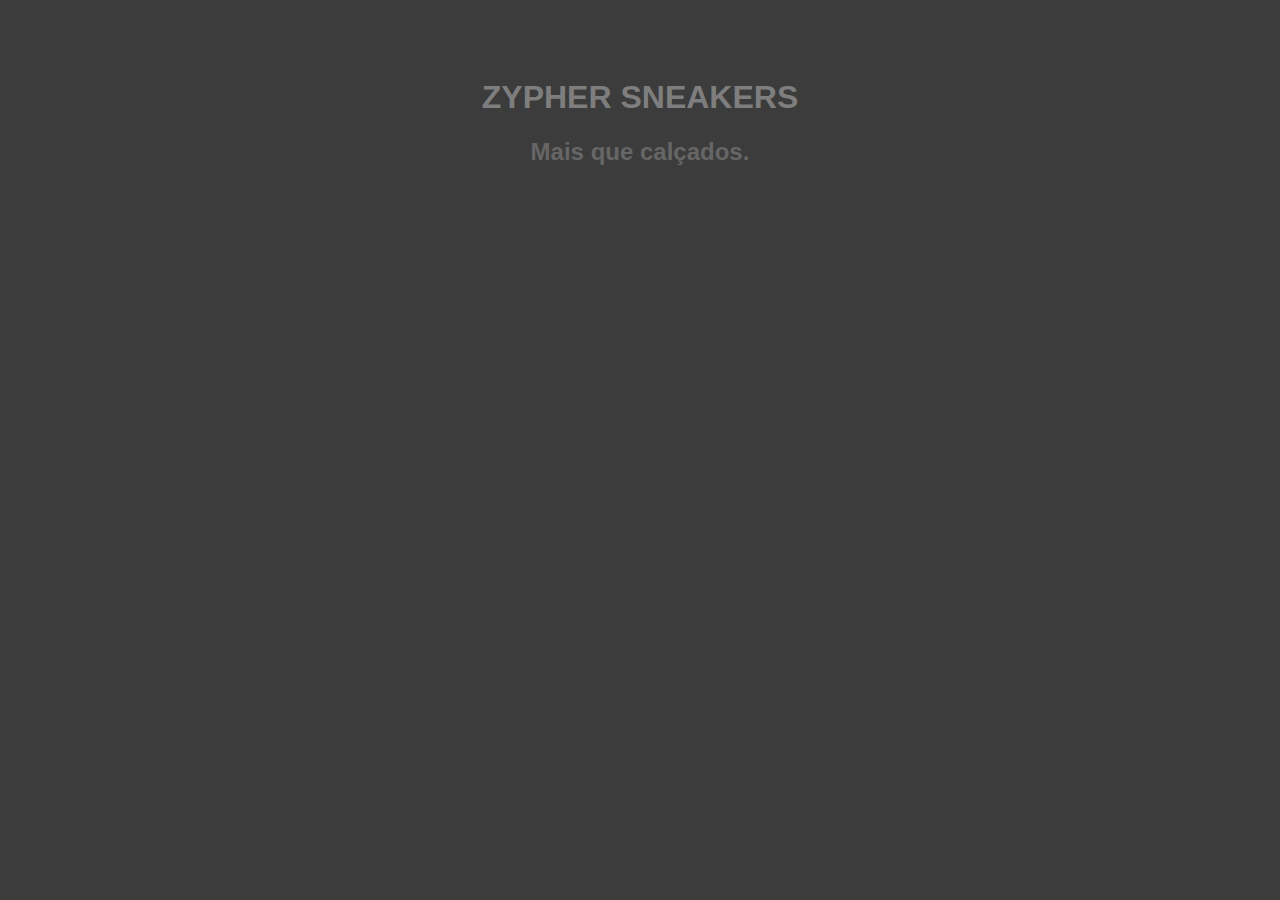
<file: VIEWS/index.html>
<!DOCTYPE html>
<html lang="en">
<head>
    <meta charset="UTF-8">
    <meta name="viewport" content="width=device-width, initial-scale=1.0">
    <title>Página Inicial</title>
    <style>
        body {
            background-color: #3c3c3c;
            font-family: Arial, sans-serif;
            text-align: center;
            padding: 50px;
        }
        h1 {
            color: #7e7e7e;
        }
        h2 {
            color: #666;
        }
        h3 {
            color: #999;
        }
        a {
            text-decoration: none;
            color: #007BFF;
        }
    </style>
</head>
<body>
    <h1>ZYPHER SNEAKERS</h1>
    <H2>Mais que calçados.</H2>

</body>
</html>
</file>
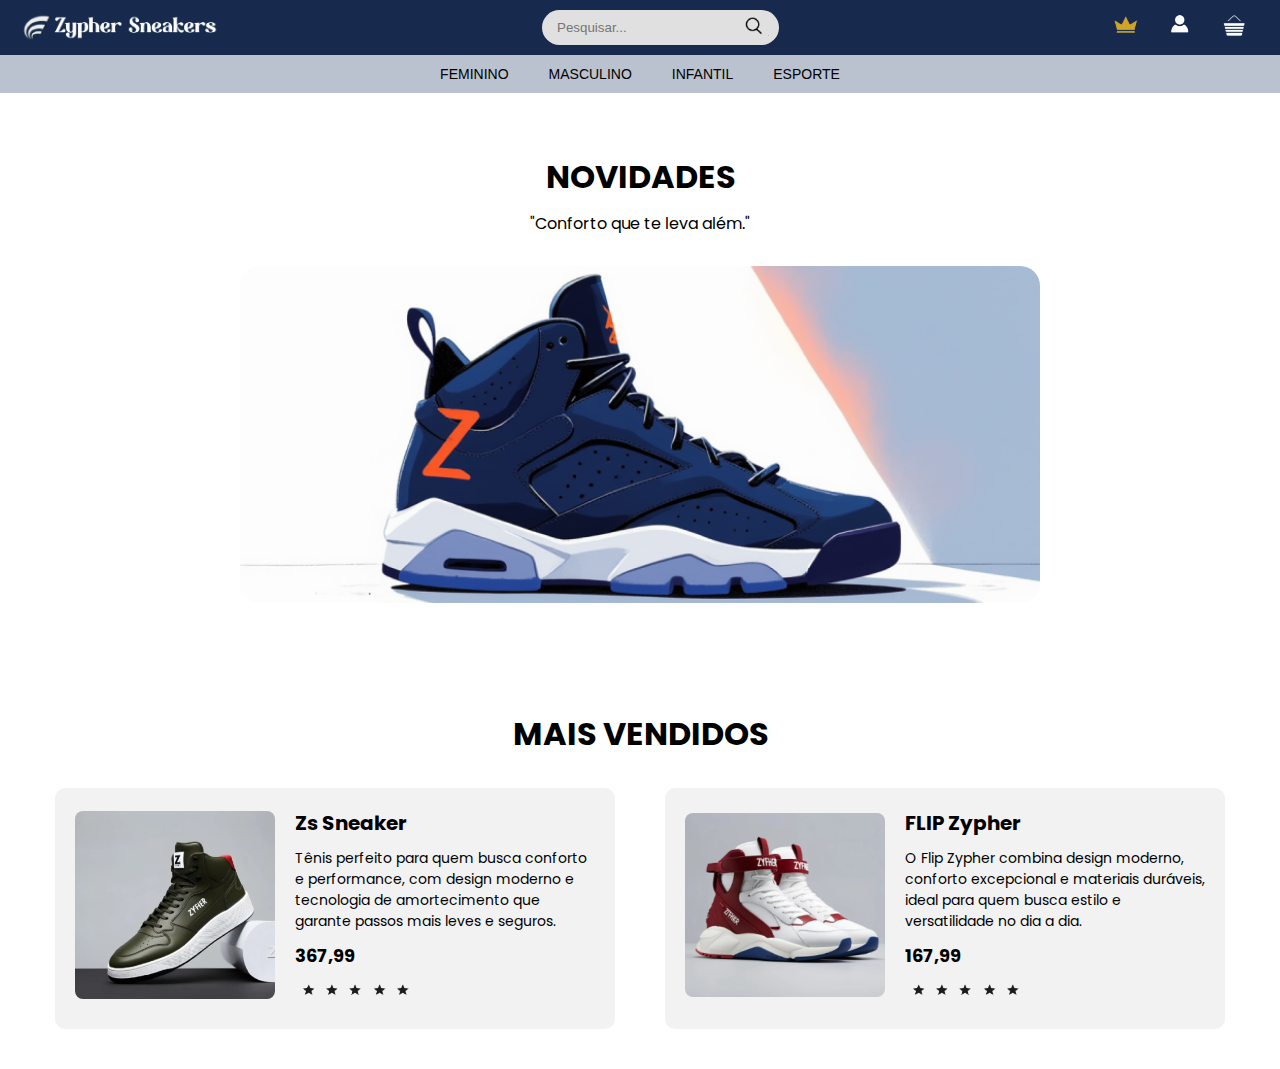
<file: PROJECT ZYPHER/HOMEPAGE/home_cliente.html>
<!DOCTYPE html>
<html lang="pt-BR">
<head>
    <meta charset="UTF-8">
    <meta name="viewport" content="width=device-width, initial-scale=1.0">
    <title>Cliente homepage</title>
    <link rel="stylesheet" href="../../CSS/home_cliente.css">
</head>
<body>
    <div class="container">  
    <!--MENU DO SITE-->  
    <header> 
        <div class="menu-container">
            <div class="logo">
                <a class="logo" href="#"><img src="../../MIDIA/logo_deitado.png.png" alt="Logo Zypher Sneakers"></a>
            </div>
            <div class="pesquisar">
                <input type="text" placeholder="Pesquisar...">
                <button><img src="../../MIDIA/pesquisar.png" alt="Pesquisar"></button>
            </div>
            <div class="icones">
                <a class="coroa" href="#"><img src="../../MIDIA/coroa.png" alt="coroa"></a>
                <a class="perfil" href="#"><img src="../../MIDIA/perfil.png" alt="perfil"></a>
                <a class="carrinho" href="#"><img src="../../MIDIA/carrinho.png" alt="carrinho"></a>
            </div>
        </div>
        <nav class="menu-categorias">
            <ul>
                <li><a href="#">FEMININO</a></li>
                <li><a href="#">MASCULINO</a></li>
                <li><a href="#">INFANTIL</a></li>
                <li><a href="#">ESPORTE</a></li>
            </ul>
        </nav>
    </header>

    <!--CONTEÚDO PRINCIPAL-->
    <main class="conteudo-principal">
        <section class="novidades">
            <h2>NOVIDADES</h2>
            <p>"Conforto que te leva além."</p>
            <img src="../../MIDIA/banner.png" alt="banner-inicial">
        </section>
    
        <section class="mais-vendidos">
            <h2>MAIS VENDIDOS</h2>
        
            <div class="produtos">
        
                <div class="produto">
                    <a href="#"><img src="../../MIDIA/Zs_sneakers.png" alt="Zs Sneaker" class="imagem-produto"></a>
                    <div class="info-produto">
                        <h3>Zs Sneaker</h3>
                        <p>Tênis perfeito para quem busca conforto e performance, com design moderno e tecnologia de amortecimento que garante passos mais leves e seguros.</p>
                        <div class="preco">367,99</div>
                        <div class="estrelas">
                            <img src="../../MIDIA/estrelas.png" alt="Estrelas">
                        </div>
                    </div>
                </div>
        
                <div class="produto">
                    <a href="#"><img src="../../MIDIA/Flip_zypher.png" alt="Flip Zypher" class="imagem-produto"></a>
                    <div class="info-produto">
                        <h3>FLIP Zypher</h3>
                        <p>O Flip Zypher combina design moderno, conforto excepcional e materiais duráveis, ideal para quem busca estilo e versatilidade no dia a dia.</p>
                        <div class="preco">167,99</div>
                        <div class="estrelas">
                            <img src="../../MIDIA/estrelas.png" alt="Estrelas">
                        </div>
                    </div>
                </div>
        
            </div>
        </section>        
    </main>
    </div>
</body>
</html>
</file>
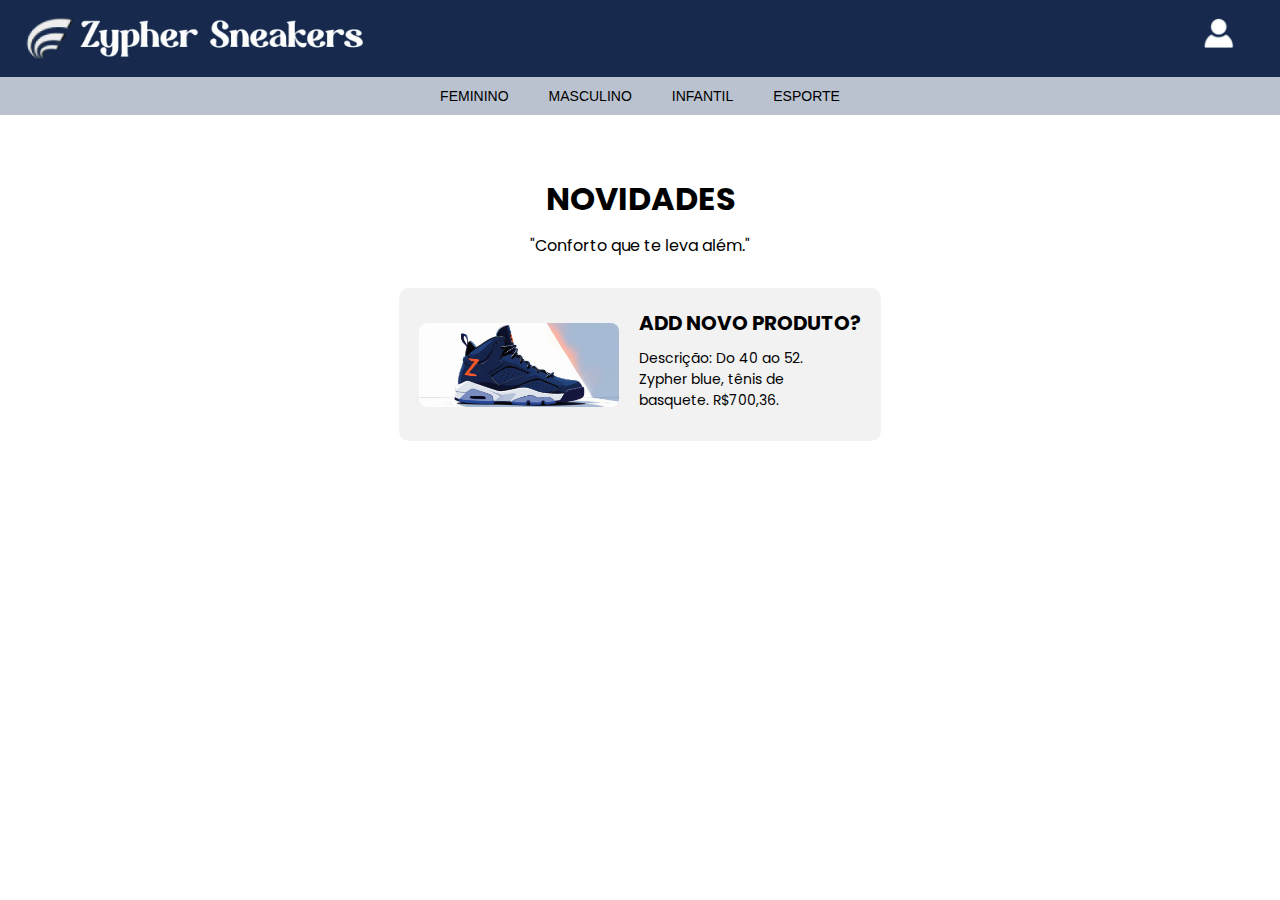
<file: PROJECT ZYPHER/HOMEPAGE/home_funcionario.html>
<!DOCTYPE html>
<html lang="pt-BR">
<head>
    <meta charset="UTF-8">
    <meta name="viewport" content="width=device-width, initial-scale=1.0">
    <title>Funcionário homepage</title>
    <link rel="stylesheet" href="../../CSS/home_funcionario.css">
</head>
<body>
    <div class="container">  
    <!--MENU DO SITE-->  
    <header> 
        <div class="menu-container">
            <div class="logo">
                <a class="logo" href="#"><img src="../../MIDIA/logo_deitado.png.png" alt="Logo Zypher Sneakers"></a>
            </div>
            <div class="icone">
                <a class="perfil" href="#"><img src="../../MIDIA/perfil.png" alt="perfil"></a>
            </div>
        </div>
        <nav class="menu-categorias">
            <ul>
                <li><a href="#">FEMININO</a></li>
                <li><a href="#">MASCULINO</a></li>
                <li><a href="#">INFANTIL</a></li>
                <li><a href="#">ESPORTE</a></li>
            </ul>
        </nav>
    </header>

    <!--CONTEÚDO PRINCIPAL-->
    <main class="conteudo-principal">
        <section class="novidades">
            <h2>NOVIDADES</h2>
            <p>"Conforto que te leva além."</p>

            <div class="banner">
                <img src="../../MIDIA/banner.png" alt="banner">
                <div class="descricao">
                    <h3>ADD NOVO PRODUTO?</h3>
                    <p>Descrição: Do 40 ao 52.
                       <br> Zypher blue, tênis de
                       <br> basquete. R$700,36.
                    </p>
        </section>

    </main>
    </div>
</body>
</html>
</file>
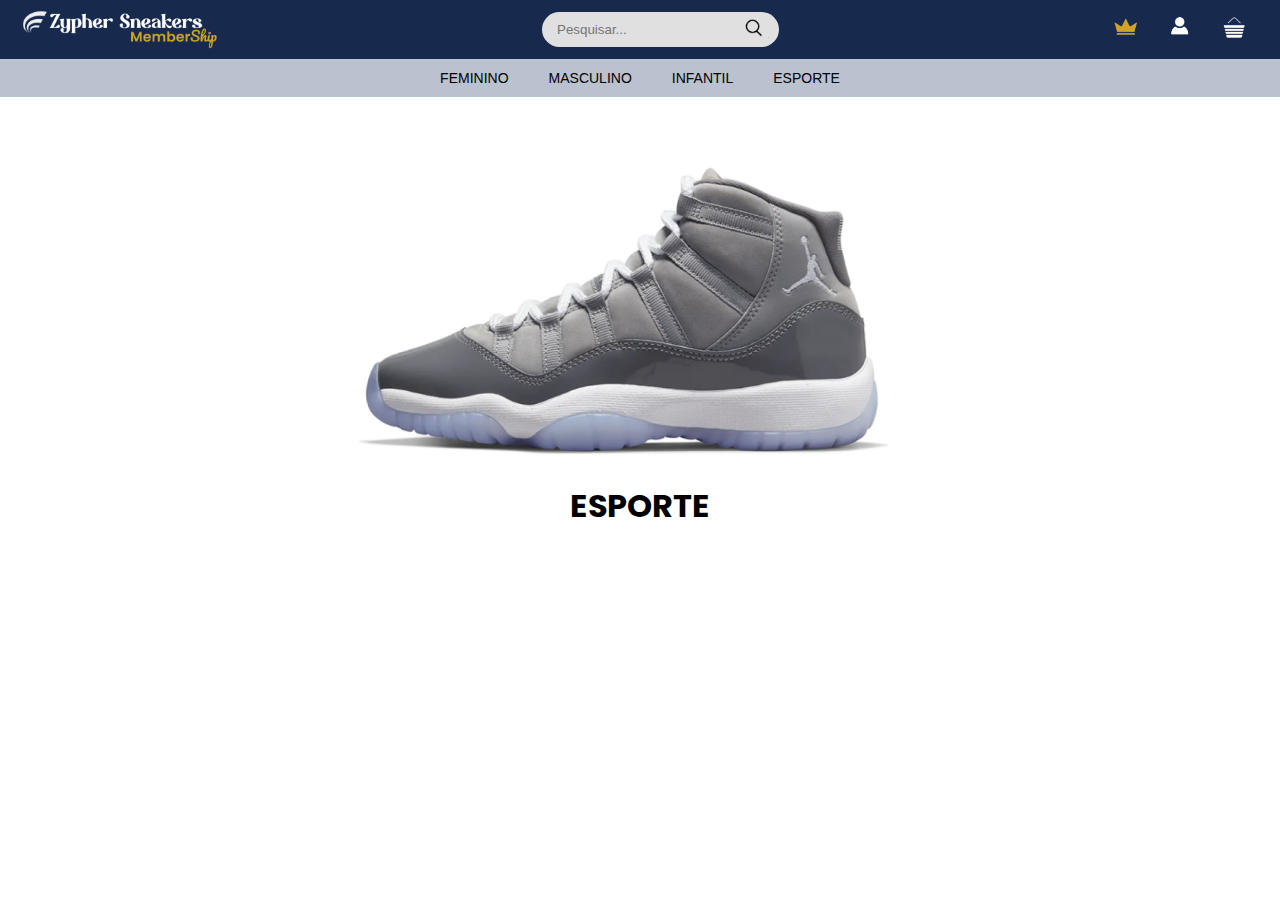
<file: PROJECT ZYPHER/HOMEPAGE/home_membro.html>
<!DOCTYPE html>
<html lang="pt-BR">
<head>
    <meta charset="UTF-8">
    <meta name="viewport" content="width=device-width, initial-scale=1.0">
    <title>Membro homepage</title>
    <link rel="stylesheet" href="../../CSS/home_membro.css">
</head>
<body>
    <div class="container">  
    <!--MENU DO SITE-->  
    <header> 
        <div class="menu-container">
            <div class="logo">
                <a class="logo" href="#"><img src="../../MIDIA/membro_logo.png" alt="Logo membro"></a>
            </div>
            <div class="pesquisar">
                <input type="text" placeholder="Pesquisar...">
                <button><img src="../../MIDIA/pesquisar.png" alt="Pesquisar"></button>
            </div>
            <div class="icones">
                <a class="coroa" href="#"><img src="../../MIDIA/coroa.png" alt="coroa"></a>
                <a class="perfil" href="#"><img src="../../MIDIA/perfil.png" alt="perfil"></a>
                <a class="carrinho" href="#"><img src="../../MIDIA/carrinho.png" alt="carrinho"></a>
            </div>
        </div>
        <nav class="menu-categorias">
            <ul>
                <li><a href="#">FEMININO</a></li>
                <li><a href="#">MASCULINO</a></li>
                <li><a href="#">INFANTIL</a></li>
                <li><a href="#">ESPORTE</a></li>
            </ul>
        </nav>
    </header>

    <!--CONTEÚDO PRINCIPAL-->
    <main class="conteudo-principal">
        <section class="novidades">
            <img src="../../MIDIA/banner_membro.png" alt="banner-inicial">
        </section>

        <section class="esporte">
            <h2>ESPORTE</h2>
    
            
    </main>
    </div>
</body>
</html>
</file>
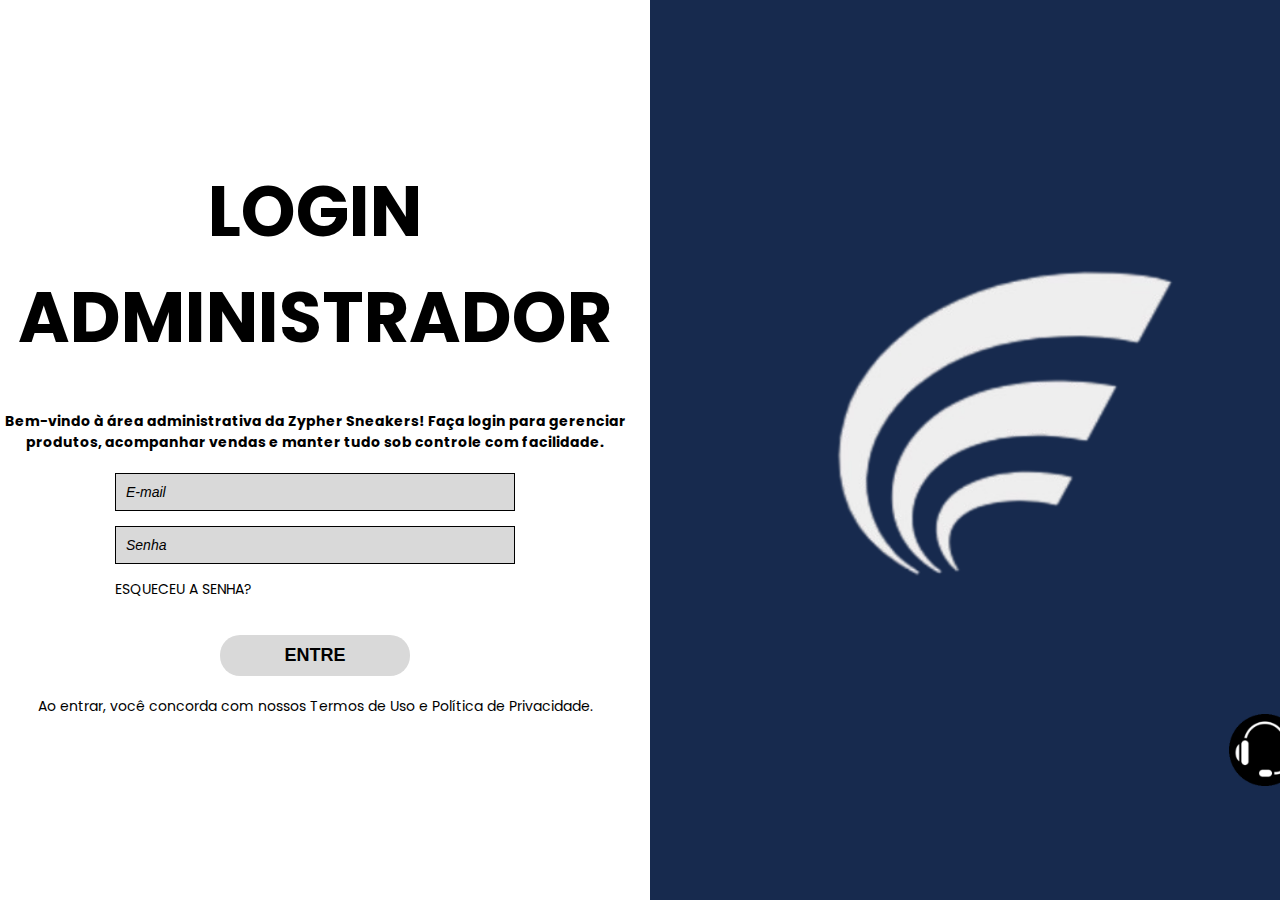
<file: PROJECT ZYPHER/LOGIN/login_administrador.html>
<!DOCTYPE html>
<html lang="pt-BR">
<head>
    <meta charset="UTF-8">
    <meta name="viewport" content="width=device-width, initial-scale=1.0">
    <title>Login</title>
    <link rel="stylesheet" href="../../CSS/login_administrador.css">
</head>
<body>
    <div class="container">
        <div class="f1">
        <h1 class="title">LOGIN ADMINISTRADOR</h1>
        <br><br><br>
        <h3 class ="text">Bem-vindo à área administrativa da Zypher Sneakers! Faça login para gerenciar produtos, acompanhar vendas e manter tudo sob controle com facilidade.</h3>
        
        <div class="form-box">
            
            <div class="input-group">
                <input type="email" id="email" name="email" placeholder="E-mail" required>
            </div>
            <div class="input-group">
                <input type="password" id="confirma-senha" name="confirma-senha" placeholder="Senha" required>
            </div>
           
            <p class="SENHA"><a href="">ESQUECEU A SENHA?</a></p>

        </div>

        <a href=""><button class="submit-btn"><p> ENTRE</p></button></a>

        <p class= "text"><a href="">Ao entrar, você concorda com nossos Termos de Uso e Política de Privacidade.</a></p>

    </div>


    <div class="f2">
        <img src="../../MIDIA/logo.png" class="logo">
        <img src="../../MIDIA/ouvidoria.png" class="ouvidoria">
    </div>
    </div>
</div>
</body>
</html>
</file>
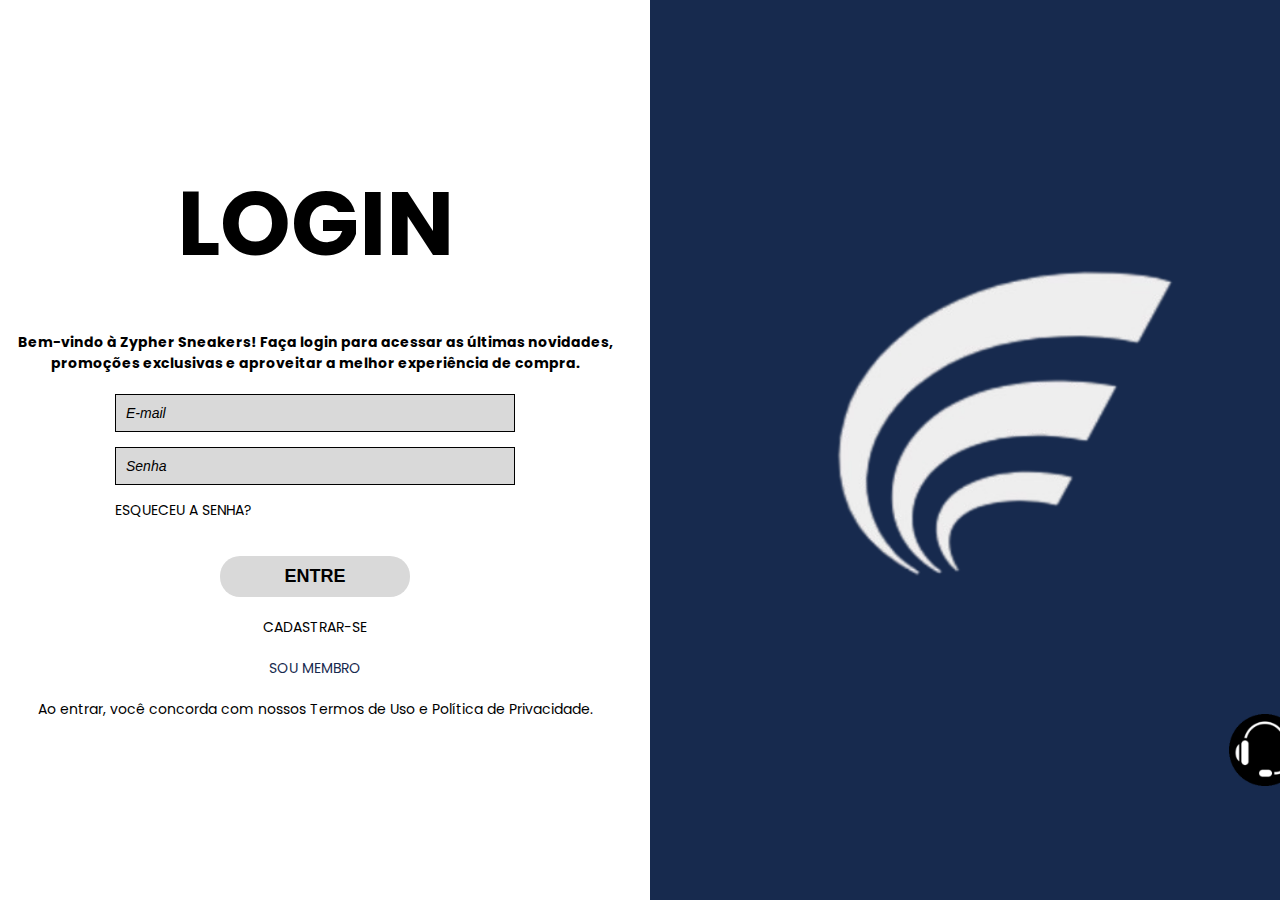
<file: PROJECT ZYPHER/LOGIN/login_cliente.html>
<!DOCTYPE html>
<html lang="pt-BR">
<head>
    <meta charset="UTF-8">
    <meta name="viewport" content="width=device-width, initial-scale=1.0">
    <title>Login cliente</title>
    <link rel="stylesheet" href="../../CSS/login_cliente.css">
</head>
<body>
    <div class="container">
        <div class="f1">
        <h1 class="title">LOGIN</h1>
        <br><br><br>
        <h3 class ="text">Bem-vindo à Zypher Sneakers! Faça login para acessar as últimas novidades, promoções exclusivas e aproveitar a melhor experiência de compra.</h3>
       
        <div class="form-box">
           
            <div class="input-group">
                <input type="email" id="email" name="email" placeholder="E-mail" required>
            </div>
            <div class="input-group">
                <input type="password" id="confirma-senha" name="confirma-senha" placeholder="Senha" required>
            </div>
           
            <p class="SENHA"><a href="">ESQUECEU A SENHA?</a></p>

        </div>

        <a href=""><button class="submit-btn"><p> ENTRE</p></button></a>

        <p class="CADASTRO"><a href="">CADASTRAR-SE</a></p>
       
        <p class="MEMBRO"><a href="">SOU MEMBRO</a></p>

        <p class= "text"><a href="">Ao entrar, você concorda com nossos Termos de Uso e Política de Privacidade.</a></p>

    </div>


    <div class="f2">
        <img src="../../MIDIA/logo.png" class="logo">
        <img src="../../MIDIA/ouvidoria.png" class="ouvidoria">
    </div>
    </div>
</div>
</body>
</html>
</file>
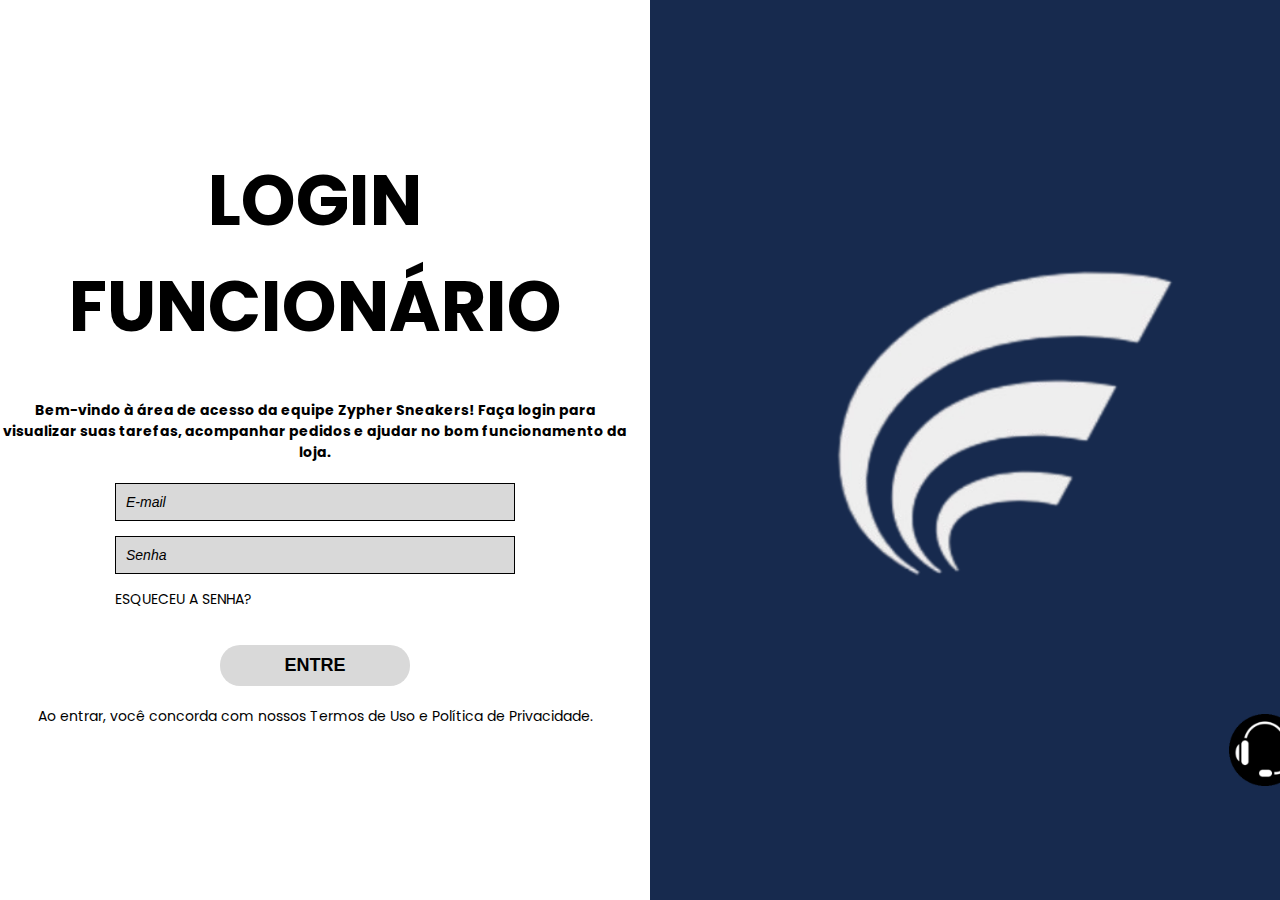
<file: PROJECT ZYPHER/LOGIN/login_funcionario.html>
<!DOCTYPE html>
<html lang="pt-BR">
<head>
    <meta charset="UTF-8">
    <meta name="viewport" content="width=device-width, initial-scale=1.0">
    <title>Login</title>
    <link rel="stylesheet" href="../../CSS/login_funcionario.css">
</head>
<body>
    <div class="container">
        <div class="f1">
        <h1 class="title">LOGIN <br> FUNCIONÁRIO</h1>
        <br><br><br>
        <h3 class ="text">Bem-vindo à área de acesso da equipe Zypher Sneakers! Faça login para visualizar suas tarefas, acompanhar pedidos e ajudar no bom funcionamento da loja.</h3>
        
        <div class="form-box">
            
            <div class="input-group">
                <input type="email" id="email" name="email" placeholder="E-mail" required>
            </div>
            <div class="input-group">
                <input type="password" id="confirma-senha" name="confirma-senha" placeholder="Senha" required>
            </div>
           
            <p class="SENHA"><a href="">ESQUECEU A SENHA?</a></p>

        </div>

        <a href=""><button class="submit-btn"><p> ENTRE</p></button></a>

        <p class= "text"><a href="">Ao entrar, você concorda com nossos Termos de Uso e Política de Privacidade.</a></p>

    </div>


    <div class="f2">
        <img src="../../MIDIA/logo.png" class="logo">
        <img src="../../MIDIA/ouvidoria.png" class="ouvidoria">
    </div>
    </div>
</div>
</body>
</html>
</file>
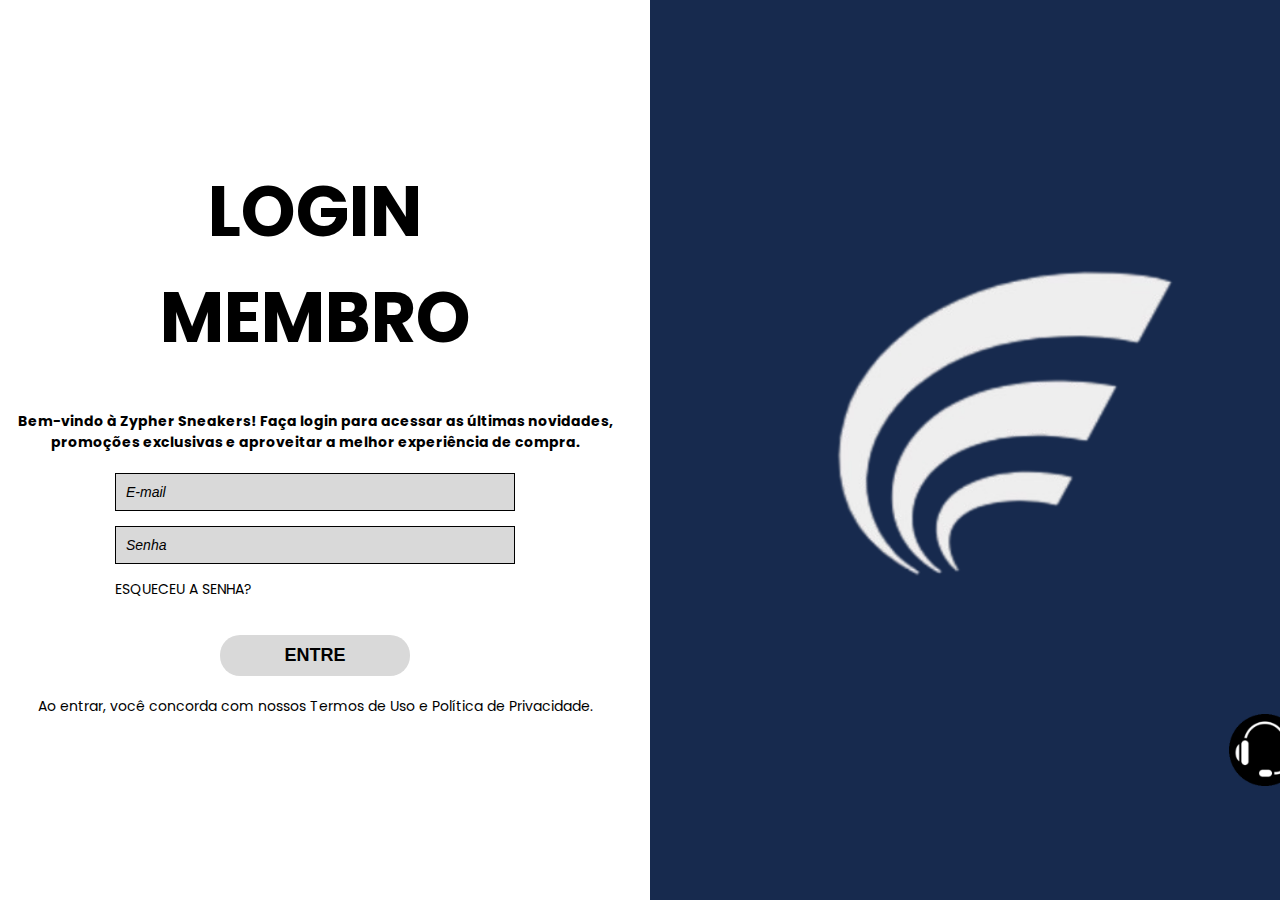
<file: PROJECT ZYPHER/LOGIN/login_membro.html>
<!DOCTYPE html>
<html lang="pt-BR">
<head>
    <meta charset="UTF-8">
    <meta name="viewport" content="width=device-width, initial-scale=1.0">
    <title>Login</title>
    <link rel="stylesheet" href="../../CSS/login_membro.css">
</head>
<body>
    <div class="container">
        <div class="f1">
        <h1 class="title">LOGIN <br> MEMBRO</h1>
        <br><br><br>
        <h3 class ="text">Bem-vindo à Zypher Sneakers! Faça login para acessar as últimas novidades, promoções exclusivas e aproveitar a melhor experiência de compra.</h3>
        
        <div class="form-box">
            
            <div class="input-group">
                <input type="email" id="email" name="email" placeholder="E-mail" required>
            </div>
            <div class="input-group">
                <input type="password" id="confirma-senha" name="confirma-senha" placeholder="Senha" required>
            </div>
           
            <p class="SENHA"><a href="">ESQUECEU A SENHA?</a></p>

        </div>

        <a href=""><button class="submit-btn"><p> ENTRE</p></button></a>

        <p class= "text"><a href="">Ao entrar, você concorda com nossos Termos de Uso e Política de Privacidade.</a></p>

    </div>


    <div class="f2">
        <img src="../../MIDIA/logo.png" class="logo">
        <img src="../../MIDIA/ouvidoria.png" class="ouvidoria">
    </div>
    </div>
</div>
</body>
</html>
</file>
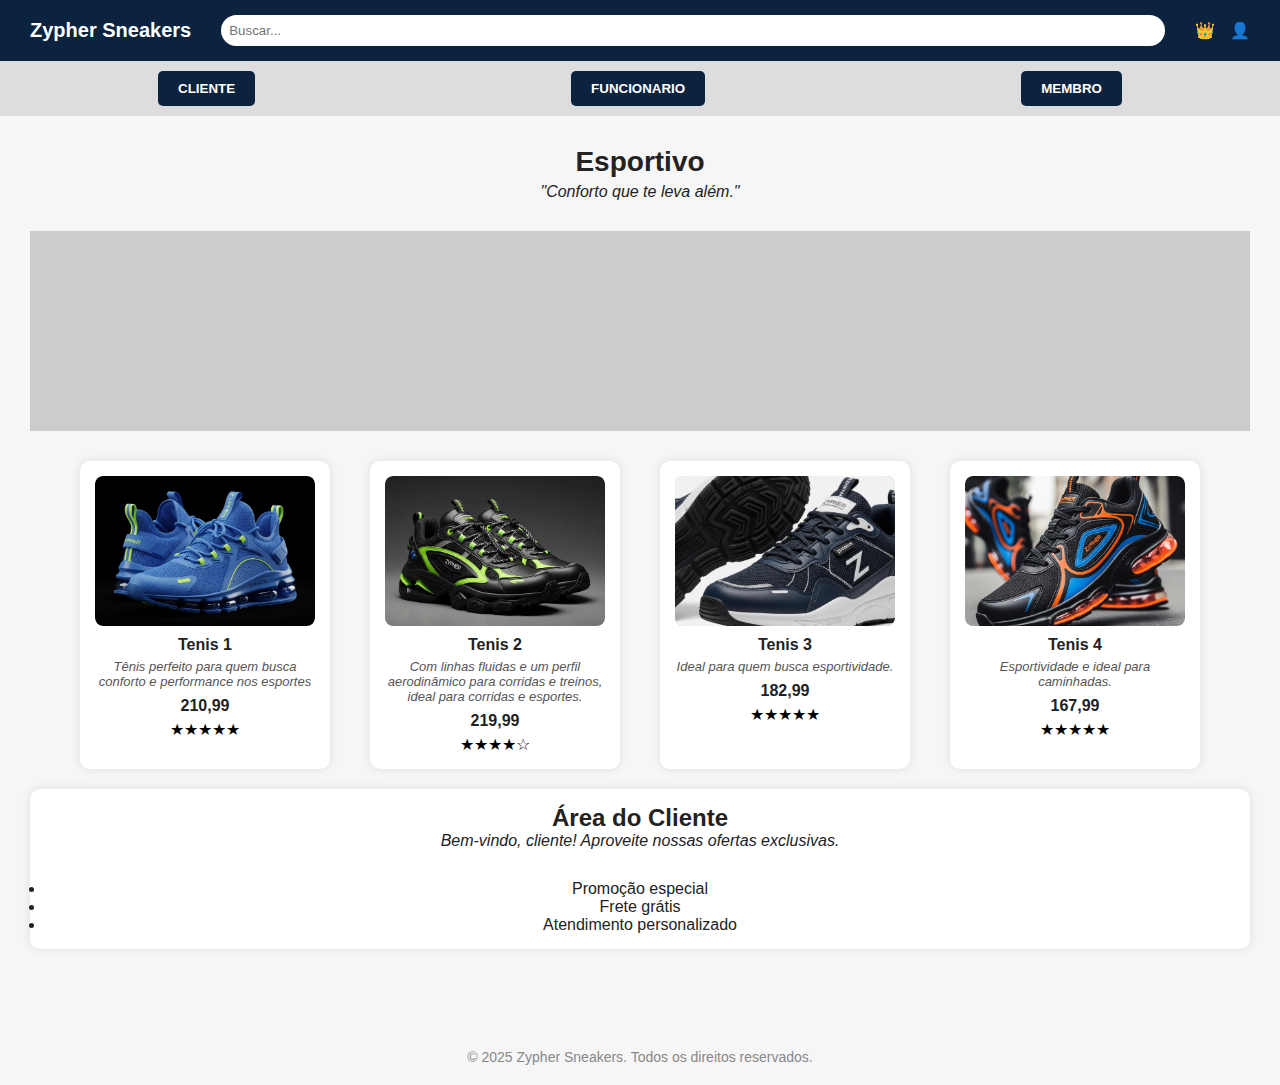
<file: VIEWS/Esportivo-20250604T105911Z-1-001/Esportivo/SecaoEsportivo.html>
<!DOCTYPE html>
<html lang="pt-BR">
<head>
  <meta charset="UTF-8">
  <meta name="viewport" content="width=device-width, initial-scale=1">
  <title>Zypher Sneakers - Esportivo</title>
  <style>
    * {
      margin: 0;
      padding: 0;
      box-sizing: border-box;
      font-family: Arial, sans-serif;
    }
    body {
      background-color: #f6f6f6;
      color: #222;
    }

    /* Topo */
    header {
      background-color: #0c2340;
      color: white;
      padding: 15px 30px;
      display: flex;
      justify-content: space-between;
      align-items: center;
    }

    .logo {
      font-size: 20px;
      font-weight: bold;
    }

    .search {
      flex: 1;
      margin: 0 30px;
    }

    .search input {
      width: 100%;
      padding: 8px;
      border-radius: 20px;
      border: none;
    }

    .icons {
      display: flex;
      gap: 15px;
    }

    /* Menu */
    nav {
      background-color: #ddd;
      display: flex;
      justify-content: space-around;
      padding: 10px 0;
    }

    nav a {
      text-decoration: none;
      color: #222;
      font-weight: bold;
    }

    /* Conteúdo */
    .main {
      padding: 30px;
      text-align: center;
    }

    .main h1 {
      font-size: 28px;
      margin-bottom: 5px;
    }

    .main p {
      font-style: italic;
      margin-bottom: 30px;
    }

    .banner {
      background-color: #ccc;
      height: 200px;
      margin-bottom: 30px;
    }

    .produtos {
      display: flex;
      flex-wrap: wrap;
      justify-content: center;
      gap: 40px;
    }

    .produto {
      width: 250px;
      background: white;
      padding: 15px;
      border-radius: 10px;
      box-shadow: 0 0 10px rgba(0,0,0,0.1);
    }

    .imagem-produto {
      width: 100%;
      height: 150px;
      background: #ccc;
      margin-bottom: 10px;
      display: flex;
      align-items: center;
      justify-content: center;
      overflow: hidden;
      border-radius: 8px;
    }

    .imagem-produto img {
      width: 100%;
      height: 100%;
      object-fit: cover;
      border-radius: 8px;
      display: block;
    }

    .produto h3 {
      margin: 10px 0 5px;
      font-size: 16px;
    }

    .produto p {
      font-size: 13px;
      color: #555;
      margin-bottom: 8px;
    }

    .preco {
      font-weight: bold;
      margin-bottom: 5px;
    }

    .estrelas {
      color: #000;
      font-size: 16px;
    }

    /* Rodapé */
    footer {
      margin-top: 50px;
      padding: 20px;
      text-align: center;
      font-size: 14px;
      color: #888;
    }

    @media (max-width: 768px) {
      .produtos {
        flex-direction: column;
        align-items: center;
      }
    }

    .aba {
      display: none;
      margin-top: 20px;
      padding: 15px;
      background: white;
      border-radius: 10px;
      box-shadow: 0 0 10px rgba(0,0,0,0.1);
    }

    button {
      background-color: #0c2340;
      color: white;
      border: none;
      padding: 10px 20px;
      border-radius: 5px;
      cursor: pointer;
      font-weight: bold;
    }

    button:hover {
      background-color: #0a1a30;
    }
  </style>
</head>
<body>

  <header>
    <div class="logo">Zypher Sneakers</div>
    <div class="search"><input type="text" placeholder="Buscar..."></div>
    <div class="icons">
      <span>👑</span>
      <span>👤</span>
    </div>
  </header>

  <nav>
    <button onclick="mostrarAba('cliente')">CLIENTE</button>
    <button onclick="mostrarAba('funcionario')">FUNCIONARIO</button>
    <button onclick="mostrarAba('membro')">MEMBRO</button>
  </nav>

  <div class="main">
    <h1>Esportivo</h1>
    <p>"Conforto que te leva além."</p>

    <div class="banner"></div>

    <div class="produtos">
      <div class="produto">
        <div class="imagem-produto">
          <img src="img/img1.png" alt="Tênis 1">
        </div>
        <h3>Tenis 1</h3>
        <p>Tênis perfeito para quem busca conforto e performance nos esportes</p>
        <div class="preco">210,99</div>
        <div class="estrelas">★★★★★</div>
      </div>

      <div class="produto">
        <div class="imagem-produto">
          <img src="img/img2.png" alt="Tênis 2">
        </div>
        <h3>Tenis 2</h3>
        <p>Com linhas fluidas e um perfil aerodinâmico para corridas e treinos, ideal para corridas e esportes.</p>
        <div class="preco">219,99</div>
        <div class="estrelas">★★★★☆</div>
      </div>

      <div class="produto">
        <div class="imagem-produto">
          <img src="img/img3.png" alt="Tênis 3">
        </div>
        <h3>Tenis 3</h3>
        <p>Ideal para quem busca esportividade.</p>
        <div class="preco">182,99</div>
        <div class="estrelas">★★★★★</div>
      </div>

      <div class="produto">
        <div class="imagem-produto">
          <img src="img/img4.png" alt="Tênis 4">
        </div>
        <h3>Tenis 4</h3>
        <p>Esportividade e ideal para caminhadas.</p>
        <div class="preco">167,99</div>
        <div class="estrelas">★★★★★</div>
      </div>
    </div>

    <div id="aba-cliente" class="aba" style="display:block;">
      <h2>Área do Cliente</h2>
      <p>Bem-vindo, cliente! Aproveite nossas ofertas exclusivas.</p>
      <ul>
        <li>Promoção especial</li>
        <li>Frete grátis</li>
        <li>Atendimento personalizado</li>
      </ul>
    </div>
    <div id="aba-funcionario" class="aba" style="display:none;">
      <h2>Área do Funcionário</h2>
      <p>Bem-vindo, colaborador! Aqui estão suas ferramentas de trabalho.</p>
      <button>Acessar sistema interno</button>
      <button>Ver folha de pagamento</button>
    </div>
    <div id="aba-membro" class="aba" style="display:none;">
      <h2>Área do Membro</h2>
      <p>Bem-vindo, membro VIP! Veja seus benefícios:</p>
      <div style="background: #ffe; padding: 10px; border-radius: 8px;">
        <strong>Descontos exclusivos</strong><br>
        <strong>Convites para eventos</strong>
      </div>
    </div>
  </div>

  <footer>
    © 2025 Zypher Sneakers. Todos os direitos reservados.
  </footer>

  <script>
    function mostrarAba(aba) {
      document.getElementById('aba-cliente').style.display = 'none';
      document.getElementById('aba-funcionario').style.display = 'none';
      document.getElementById('aba-membro').style.display = 'none';
      document.getElementById('aba-' + aba).style.display = 'block';
    }
  </script>

</body>
</html>
</file>
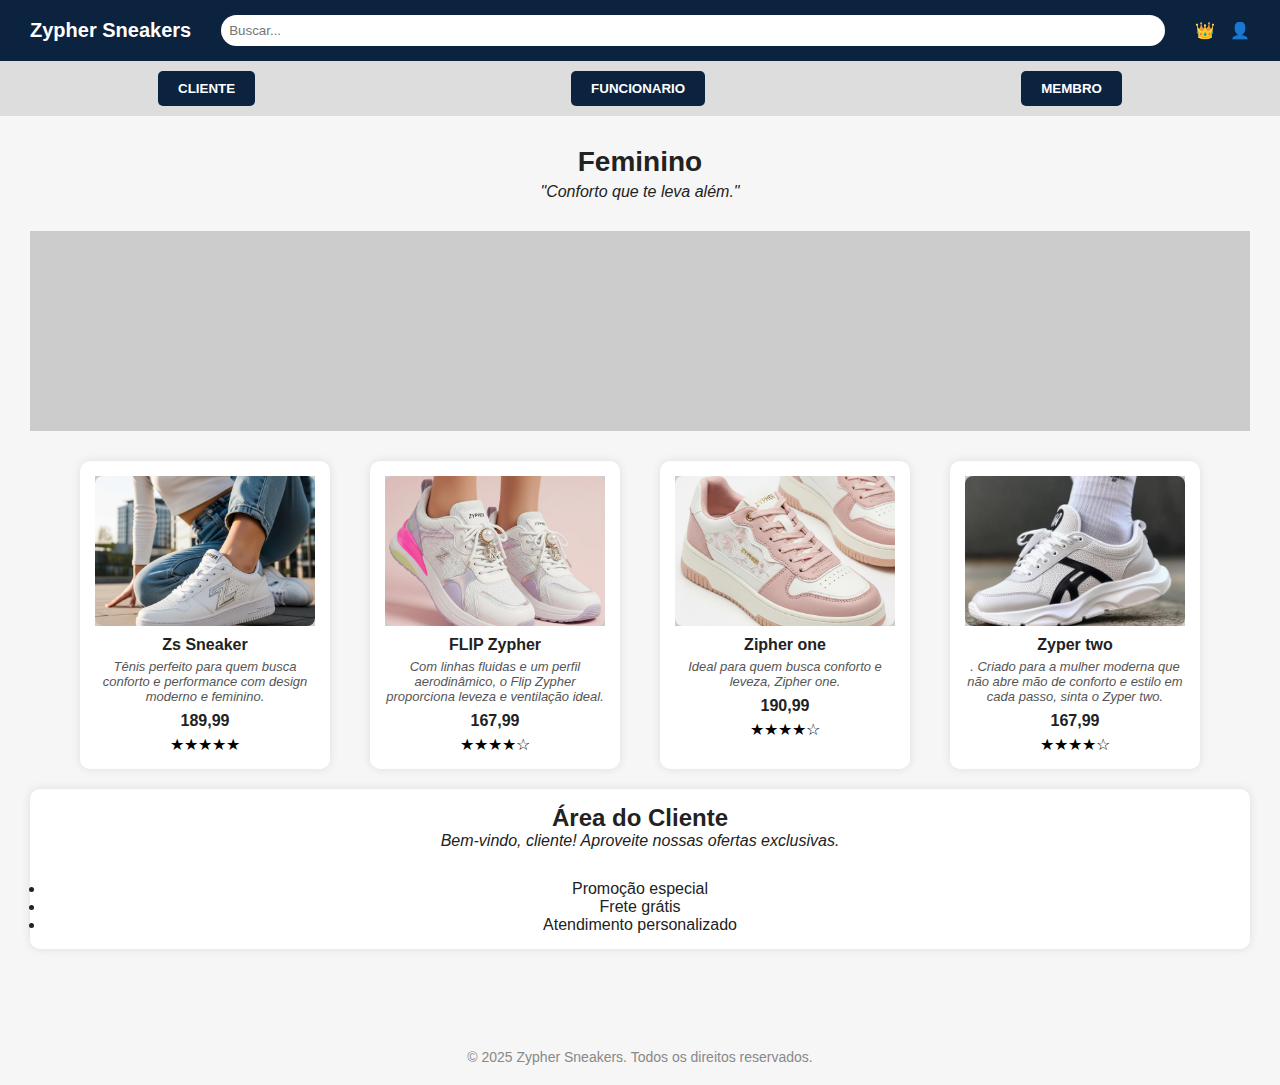
<file: VIEWS/Feminina-20250604T105925Z-1-001/Feminina/SecaoFeminina.html>
<!DOCTYPE html>
<html lang="pt-BR">
<head>
  <meta charset="UTF-8">
  <meta name="viewport" content="width=device-width, initial-scale=1">
  <title>Zypher Sneakers - Feminino</title>
  <style>
    * {
      margin: 0;
      padding: 0;
      box-sizing: border-box;
      font-family: Arial, sans-serif;
    }
    body {
      background-color: #f6f6f6;
      color: #222;
    }

    /* Topo */
    header {
      background-color: #0c2340;
      color: white;
      padding: 15px 30px;
      display: flex;
      justify-content: space-between;
      align-items: center;
    }

    .logo {
      font-size: 20px;
      font-weight: bold;
    }

    .search {
      flex: 1;
      margin: 0 30px;
    }

    .search input {
      width: 100%;
      padding: 8px;
      border-radius: 20px;
      border: none;
    }

    .icons {
      display: flex;
      gap: 15px;
    }

    /* Menu */
    nav {
      background-color: #ddd;
      display: flex;
      justify-content: space-around;
      padding: 10px 0;
    }

    nav a {
      text-decoration: none;
      color: #222;
      font-weight: bold;
    }

    /* Conteúdo */
    .main {
      padding: 30px;
      text-align: center;
    }

    .main h1 {
      font-size: 28px;
      margin-bottom: 5px;
    }

    .main p {
      font-style: italic;
      margin-bottom: 30px;
    }

    .banner {
      background-color: #ccc;
      height: 200px;
      margin-bottom: 30px;
    }

    .produtos {
      display: flex;
      flex-wrap: wrap;
      justify-content: center;
      gap: 40px;
    }

    .produto {
      width: 250px;
      background: white;
      padding: 15px;
      border-radius: 10px;
      box-shadow: 0 0 10px rgba(0,0,0,0.1);
    }

    .imagem-produto {
      width: 100%;
      height: 150px;
      background: #ccc;
      margin-bottom: 10px;
    }

    .produto h3 {
      margin: 10px 0 5px;
      font-size: 16px;
    }

    .produto p {
      font-size: 13px;
      color: #555;
      margin-bottom: 8px;
    }

    .preco {
      font-weight: bold;
      margin-bottom: 5px;
    }

    .estrelas {
      color: #000;
      font-size: 16px;
    }

    /* Rodapé */
    footer {
      margin-top: 50px;
      padding: 20px;
      text-align: center;
      font-size: 14px;
      color: #888;
    }

    @media (max-width: 768px) {
      .produtos {
        flex-direction: column;
        align-items: center;
      }
    }

    .aba {
      display: none;
      margin-top: 20px;
      padding: 15px;
      background: white;
      border-radius: 10px;
      box-shadow: 0 0 10px rgba(0,0,0,0.1);
    }

    button {
      background-color: #0c2340;
      color: white;
      border: none;
      padding: 10px 20px;
      border-radius: 5px;
      cursor: pointer;
      font-weight: bold;
    }

    button:hover {
      background-color: #0a1a30;
    }
  </style>
</head>
<body>

  <header>
    <div class="logo">Zypher Sneakers</div>
    <div class="search"><input type="text" placeholder="Buscar..."></div>
    <div class="icons">
      <span>👑</span>
      <span>👤</span>
    </div>
  </header>

  <nav>
    <button onclick="mostrarAba('cliente')">CLIENTE</button>
    <button onclick="mostrarAba('funcionario')">FUNCIONARIO</button>
    <button onclick="mostrarAba('membro')">MEMBRO</button>
  </nav>

  <div class="main">
    <h1>Feminino</h1>
    <p>"Conforto que te leva além."</p>

    <div class="banner"></div>

    <div class="produtos">
      <div class="produto">
        <div class="imagem-produto">
          <img src="img/tenis1.png" alt="Tênis 1" style="width:100%;height:100%;object-fit:cover;border-radius:8px;">
        </div>
        <h3>Zs Sneaker</h3>
        <p>Tênis perfeito para quem busca conforto e performance com design moderno e feminino.</p>
        <div class="preco">189,99</div>
        <div class="estrelas">★★★★★</div>
      </div>

      <div class="produto">
        <div class="imagem-produto">
          <img src="img/tenis2.png" alt="Tênis 2" style="width:100%;height:100%;object-fit:cover;border-radius:8px;">
        </div>
        <h3>FLIP Zypher</h3>
        <p>Com linhas fluidas e um perfil aerodinâmico, o Flip Zypher proporciona leveza e ventilação ideal.</p>
        <div class="preco">167,99</div>
        <div class="estrelas">★★★★☆</div>
      </div>

      <div class="produto">
        <div class="imagem-produto">
          <img src="img/tenis3.png" alt="Tênis 3" style="width:100%;height:100%;object-fit:cover;border-radius:8px;">
        </div>
        <h3>Zipher one</h3>
        <p>Ideal para quem busca conforto e leveza, Zipher one.</p>
        <div class="preco">190,99</div>
        <div class="estrelas">★★★★☆</div>
      </div>

      <div class="produto">
        <div class="imagem-produto">
          <img src="img/tenis4.png" alt="Tênis 4" style="width:100%;height:100%;object-fit:cover;border-radius:8px;">
        </div>
        <h3>Zyper two</h3>
        <p>. Criado para a mulher moderna que não abre mão de conforto e estilo em cada passo, sinta o Zyper two.</p>
        <div class="preco">167,99</div>
        <div class="estrelas">★★★★☆</div>
      </div>
    </div>

    <div id="aba-cliente" class="aba" style="display:block;">
      <h2>Área do Cliente</h2>
      <p>Bem-vindo, cliente! Aproveite nossas ofertas exclusivas.</p>
      <ul>
        <li>Promoção especial</li>
        <li>Frete grátis</li>
        <li>Atendimento personalizado</li>
      </ul>
    </div>
    <div id="aba-funcionario" class="aba" style="display:none;">
      <h2>Área do Funcionário</h2>
      <p>Bem-vindo, colaborador! Aqui estão suas ferramentas de trabalho.</p>
      <button>Acessar sistema interno</button>
      <button>Ver folha de pagamento</button>
    </div>
    <div id="aba-membro" class="aba" style="display:none;">
      <h2>Área do Membro</h2>
      <p>Bem-vindo, membro VIP! Veja seus benefícios:</p>
      <div style="background: #ffe; padding: 10px; border-radius: 8px;">
        <strong>Descontos exclusivos</strong><br>
        <strong>Convites para eventos</strong>
      </div>
    </div>
  </div>

  <footer>
    © 2025 Zypher Sneakers. Todos os direitos reservados.
  </footer>

  <script>
    function mostrarAba(aba) {
      document.getElementById('aba-cliente').style.display = 'none';
      document.getElementById('aba-funcionario').style.display = 'none';
      document.getElementById('aba-membro').style.display = 'none';
      document.getElementById('aba-' + aba).style.display = 'block';
    }
  </script>

</body>
</html>
</file>
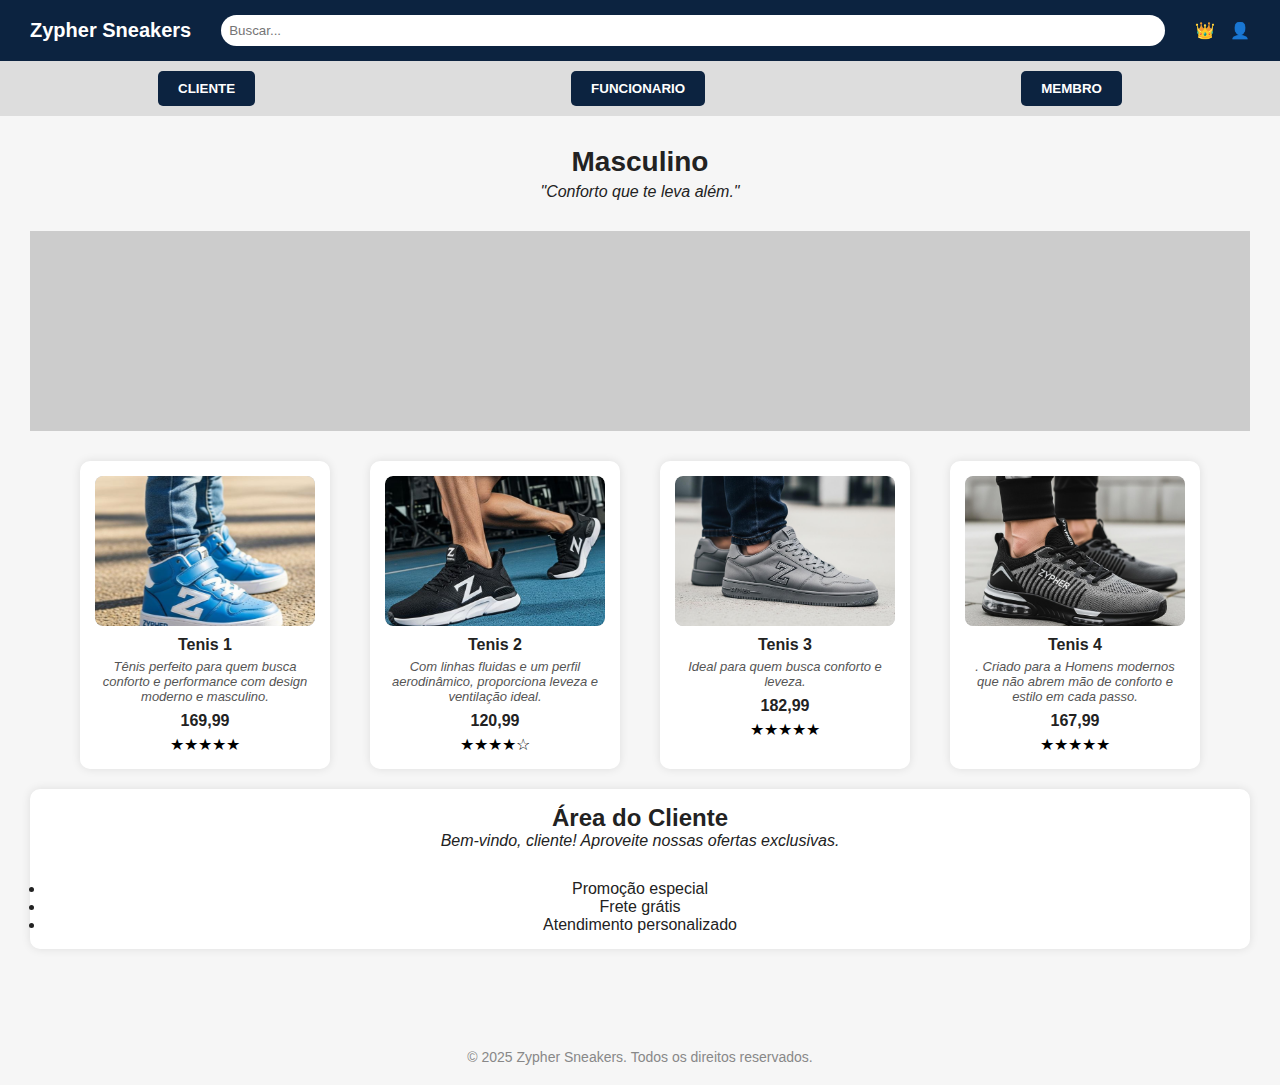
<file: VIEWS/Masculino-20250604T105951Z-1-001/Masculino/SecaoMaculina.html>
<!DOCTYPE html>
<html lang="pt-BR">
<head>
  <meta charset="UTF-8">
  <meta name="viewport" content="width=device-width, initial-scale=1">
  <title>Zypher Sneakers - Masculino</title>
  <style>
    * {
      margin: 0;
      padding: 0;
      box-sizing: border-box;
      font-family: Arial, sans-serif;
    }
    body {
      background-color: #f6f6f6;
      color: #222;
    }

    /* Topo */
    header {
      background-color: #0c2340;
      color: white;
      padding: 15px 30px;
      display: flex;
      justify-content: space-between;
      align-items: center;
    }

    .logo {
      font-size: 20px;
      font-weight: bold;
    }

    .search {
      flex: 1;
      margin: 0 30px;
    }

    .search input {
      width: 100%;
      padding: 8px;
      border-radius: 20px;
      border: none;
    }

    .icons {
      display: flex;
      gap: 15px;
    }

    /* Menu */
    nav {
      background-color: #ddd;
      display: flex;
      justify-content: space-around;
      padding: 10px 0;
    }

    nav a {
      text-decoration: none;
      color: #222;
      font-weight: bold;
    }

    /* Conteúdo */
    .main {
      padding: 30px;
      text-align: center;
    }

    .main h1 {
      font-size: 28px;
      margin-bottom: 5px;
    }

    .main p {
      font-style: italic;
      margin-bottom: 30px;
    }

    .banner {
      background-color: #ccc;
      height: 200px;
      margin-bottom: 30px;
    }

    .produtos {
      display: flex;
      flex-wrap: wrap;
      justify-content: center;
      gap: 40px;
    }

    .produto {
      width: 250px;
      background: white;
      padding: 15px;
      border-radius: 10px;
      box-shadow: 0 0 10px rgba(0,0,0,0.1);
    }

    .imagem-produto {
      width: 100%;
      height: 150px;
      background: #ccc;
      margin-bottom: 10px;
      display: flex;
      align-items: center;
      justify-content: center;
      overflow: hidden;
      border-radius: 8px;
    }

    .imagem-produto img {
      width: 100%;
      height: 100%;
      object-fit: cover;
      border-radius: 8px;
      display: block;
    }

    .produto h3 {
      margin: 10px 0 5px;
      font-size: 16px;
    }

    .produto p {
      font-size: 13px;
      color: #555;
      margin-bottom: 8px;
    }

    .preco {
      font-weight: bold;
      margin-bottom: 5px;
    }

    .estrelas {
      color: #000;
      font-size: 16px;
    }

    /* Rodapé */
    footer {
      margin-top: 50px;
      padding: 20px;
      text-align: center;
      font-size: 14px;
      color: #888;
    }

    @media (max-width: 768px) {
      .produtos {
        flex-direction: column;
        align-items: center;
      }
    }

    .aba {
      display: none;
      margin-top: 20px;
      padding: 15px;
      background: white;
      border-radius: 10px;
      box-shadow: 0 0 10px rgba(0,0,0,0.1);
    }

    button {
      background-color: #0c2340;
      color: white;
      border: none;
      padding: 10px 20px;
      border-radius: 5px;
      cursor: pointer;
      font-weight: bold;
    }

    button:hover {
      background-color: #0a1a30;
    }
  </style>
</head>
<body>

  <header>
    <div class="logo">Zypher Sneakers</div>
    <div class="search"><input type="text" placeholder="Buscar..."></div>
    <div class="icons">
      <span>👑</span>
      <span>👤</span>
    </div>
  </header>

  <nav>
    <button onclick="mostrarAba('cliente')">CLIENTE</button>
    <button onclick="mostrarAba('funcionario')">FUNCIONARIO</button>
    <button onclick="mostrarAba('membro')">MEMBRO</button>
  </nav>

  <div class="main">
    <h1>Masculino</h1>
    <p>"Conforto que te leva além."</p>

    <div class="banner"></div>

    <div class="produtos">
      <div class="produto">
        <div class="imagem-produto">
          <img src="img/1.png" alt="Tênis 1">
        </div>
        <h3>Tenis 1</h3>
        <p>Tênis perfeito para quem busca conforto e performance com design moderno e masculino.</p>
        <div class="preco">169,99</div>
        <div class="estrelas">★★★★★</div>
      </div>

      <div class="produto">
        <div class="imagem-produto">
          <img src="img/2.png" alt="Tênis 2">
        </div>
        <h3>Tenis 2</h3>
        <p>Com linhas fluidas e um perfil aerodinâmico, proporciona leveza e ventilação ideal.</p>
        <div class="preco">120,99</div>
        <div class="estrelas">★★★★☆</div>
      </div>

      <div class="produto">
        <div class="imagem-produto">
          <img src="img/3.png" alt="Tênis 3">
        </div>
        <h3>Tenis 3</h3>
        <p>Ideal para quem busca conforto e leveza.</p>
        <div class="preco">182,99</div>
        <div class="estrelas">★★★★★</div>
      </div>

      <div class="produto">
        <div class="imagem-produto">
          <img src="img/tenis4.png" alt="Tênis 4">
        </div>
        <h3>Tenis 4</h3>
        <p>. Criado para a Homens modernos que não abrem mão de conforto e estilo em cada passo.</p>
        <div class="preco">167,99</div>
        <div class="estrelas">★★★★★</div>
      </div>
    </div>

    <div id="aba-cliente" class="aba" style="display:block;">
      <h2>Área do Cliente</h2>
      <p>Bem-vindo, cliente! Aproveite nossas ofertas exclusivas.</p>
      <ul>
        <li>Promoção especial</li>
        <li>Frete grátis</li>
        <li>Atendimento personalizado</li>
      </ul>
    </div>
    <div id="aba-funcionario" class="aba" style="display:none;">
      <h2>Área do Funcionário</h2>
      <p>Bem-vindo, colaborador! Aqui estão suas ferramentas de trabalho.</p>
      <button>Acessar sistema interno</button>
      <button>Ver folha de pagamento</button>
    </div>
    <div id="aba-membro" class="aba" style="display:none;">
      <h2>Área do Membro</h2>
      <p>Bem-vindo, membro VIP! Veja seus benefícios:</p>
      <div style="background: #ffe; padding: 10px; border-radius: 8px;">
        <strong>Descontos exclusivos</strong><br>
        <strong>Convites para eventos</strong>
      </div>
    </div>
  </div>

  <footer>
    © 2025 Zypher Sneakers. Todos os direitos reservados.
  </footer>

  <script>
    function mostrarAba(aba) {
      document.getElementById('aba-cliente').style.display = 'none';
      document.getElementById('aba-funcionario').style.display = 'none';
      document.getElementById('aba-membro').style.display = 'none';
      document.getElementById('aba-' + aba).style.display = 'block';
    }
  </script>

</body>
</html>
</file>
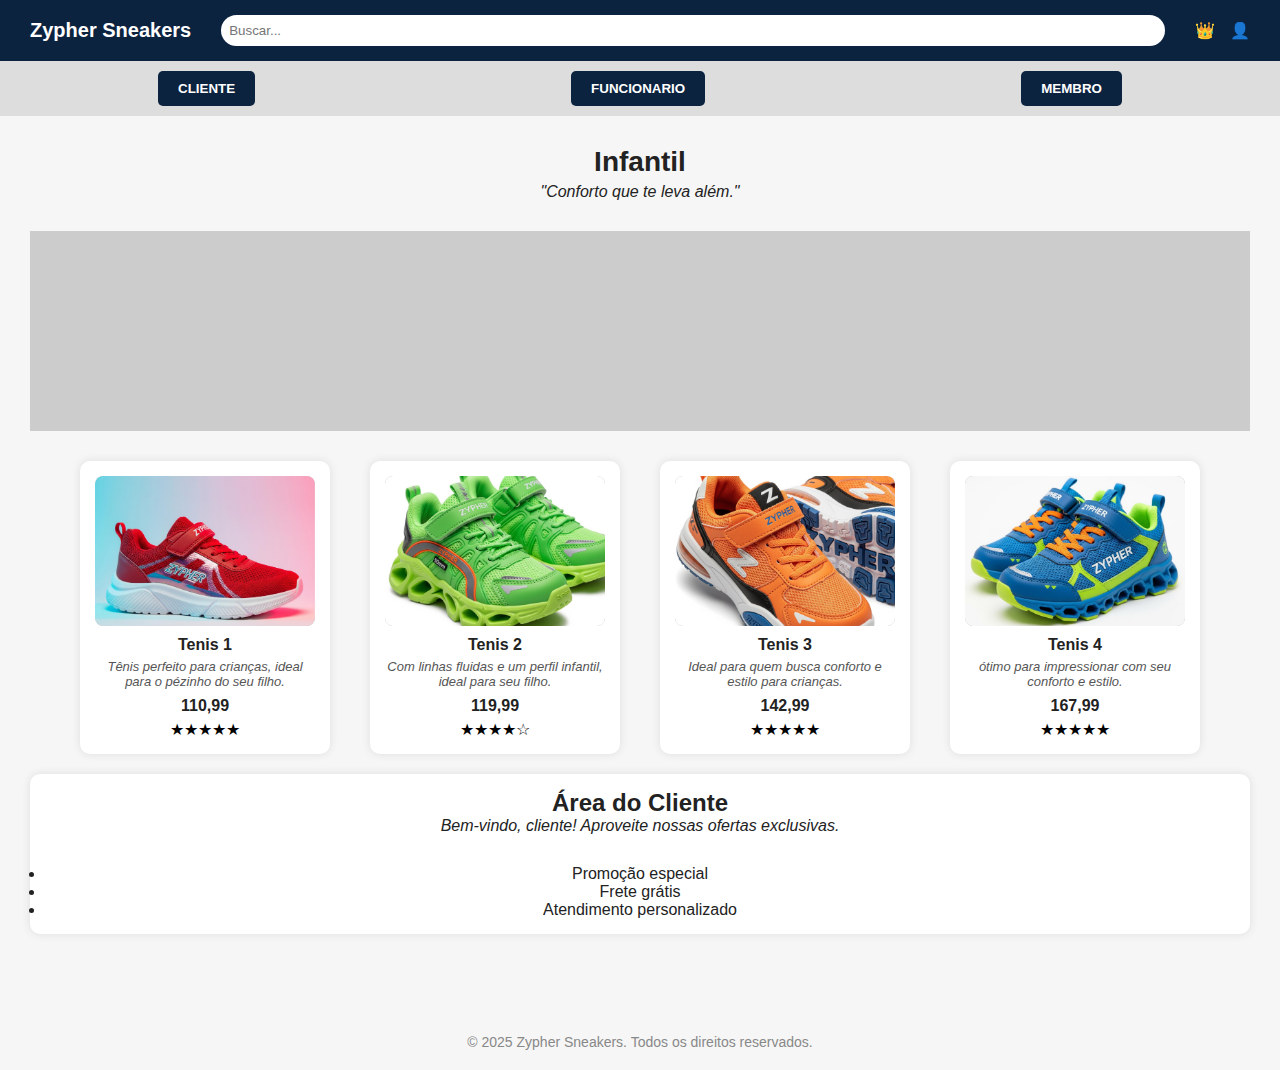
<file: VIEWS/Infantil-20250604T105941Z-1-001/Infantil/SecaoInfantil/SecaoInfantil.html>
<!DOCTYPE html>
<html lang="pt-BR">
<head>
  <meta charset="UTF-8">
  <meta name="viewport" content="width=device-width, initial-scale=1">
  <title>Zypher Sneakers - Infantil</title>
  <style>
    * {
      margin: 0;
      padding: 0;
      box-sizing: border-box;
      font-family: Arial, sans-serif;
    }
    body {
      background-color: #f6f6f6;
      color: #222;
    }

    /* Topo */
    header {
      background-color: #0c2340;
      color: white;
      padding: 15px 30px;
      display: flex;
      justify-content: space-between;
      align-items: center;
    }

    .logo {
      font-size: 20px;
      font-weight: bold;
    }

    .search {
      flex: 1;
      margin: 0 30px;
    }

    .search input {
      width: 100%;
      padding: 8px;
      border-radius: 20px;
      border: none;
    }

    .icons {
      display: flex;
      gap: 15px;
    }

    /* Menu */
    nav {
      background-color: #ddd;
      display: flex;
      justify-content: space-around;
      padding: 10px 0;
    }

    nav a {
      text-decoration: none;
      color: #222;
      font-weight: bold;
    }

    /* Conteúdo */
    .main {
      padding: 30px;
      text-align: center;
    }

    .main h1 {
      font-size: 28px;
      margin-bottom: 5px;
    }

    .main p {
      font-style: italic;
      margin-bottom: 30px;
    }

    .banner {
      background-color: #ccc;
      height: 200px;
      margin-bottom: 30px;
    }

    .produtos {
      display: flex;
      flex-wrap: wrap;
      justify-content: center;
      gap: 40px;
    }

    .produto {
      width: 250px;
      background: white;
      padding: 15px;
      border-radius: 10px;
      box-shadow: 0 0 10px rgba(0,0,0,0.1);
    }

    .imagem-produto {
      width: 100%;
      height: 150px;
      background: #ccc;
      margin-bottom: 10px;
      display: flex;
      align-items: center;
      justify-content: center;
      overflow: hidden;
      border-radius: 8px;
    }

    .imagem-produto img {
      width: 100%;
      height: 100%;
      object-fit: cover;
      border-radius: 8px;
      display: block;
    }

    .produto h3 {
      margin: 10px 0 5px;
      font-size: 16px;
    }

    .produto p {
      font-size: 13px;
      color: #555;
      margin-bottom: 8px;
    }

    .preco {
      font-weight: bold;
      margin-bottom: 5px;
    }

    .estrelas {
      color: #000;
      font-size: 16px;
    }

    /* Rodapé */
    footer {
      margin-top: 50px;
      padding: 20px;
      text-align: center;
      font-size: 14px;
      color: #888;
    }

    @media (max-width: 768px) {
      .produtos {
        flex-direction: column;
        align-items: center;
      }
    }

    .aba {
      display: none;
      margin-top: 20px;
      padding: 15px;
      background: white;
      border-radius: 10px;
      box-shadow: 0 0 10px rgba(0,0,0,0.1);
    }

    button {
      background-color: #0c2340;
      color: white;
      border: none;
      padding: 10px 20px;
      border-radius: 5px;
      cursor: pointer;
      font-weight: bold;
    }

    button:hover {
      background-color: #0a1a30;
    }
  </style>
</head>
<body>

  <header>
    <div class="logo">Zypher Sneakers</div>
    <div class="search"><input type="text" placeholder="Buscar..."></div>
    <div class="icons">
      <span>👑</span>
      <span>👤</span>
    </div>
  </header>

  <nav>
    <button onclick="mostrarAba('cliente')">CLIENTE</button>
    <button onclick="mostrarAba('funcionario')">FUNCIONARIO</button>
    <button onclick="mostrarAba('membro')">MEMBRO</button>
  </nav>

  <div class="main">
    <h1>Infantil</h1>
    <p>"Conforto que te leva além."</p>

    <div class="banner"></div>

    <div class="produtos">
      <div class="produto">
        <div class="imagem-produto">
          <img src="img/tenis1.png" alt="Tênis 1">
        </div>
        <h3>Tenis 1</h3>
        <p>Tênis perfeito para crianças, ideal para o pézinho do seu filho.</p>
        <div class="preco">110,99</div>
        <div class="estrelas">★★★★★</div>
      </div>

      <div class="produto">
        <div class="imagem-produto">
          <img src="img/tenis2.png" alt="Tênis 2">
        </div>
        <h3>Tenis 2</h3>
        <p>Com linhas fluidas e um perfil infantil, ideal para seu filho.</p>
        <div class="preco">119,99</div>
        <div class="estrelas">★★★★☆</div>
      </div>

      <div class="produto">
        <div class="imagem-produto">
          <img src="img/tenis3.png" alt="Tênis 3">
        </div>
        <h3>Tenis 3</h3>
        <p>Ideal para quem busca conforto e estilo para crianças.</p>
        <div class="preco">142,99</div>
        <div class="estrelas">★★★★★</div>
      </div>

      <div class="produto">
        <div class="imagem-produto">
          <img src="img/tenis4.png" alt="Tênis 4">
        </div>
        <h3>Tenis 4</h3>
        <p>ótimo para impressionar com seu conforto e estilo.</p>
        <div class="preco">167,99</div>
        <div class="estrelas">★★★★★</div>
      </div>
    </div>

    <div id="aba-cliente" class="aba" style="display:block;">
      <h2>Área do Cliente</h2>
      <p>Bem-vindo, cliente! Aproveite nossas ofertas exclusivas.</p>
      <ul>
        <li>Promoção especial</li>
        <li>Frete grátis</li>
        <li>Atendimento personalizado</li>
      </ul>
    </div>
    <div id="aba-funcionario" class="aba" style="display:none;">
      <h2>Área do Funcionário</h2>
      <p>Bem-vindo, colaborador! Aqui estão suas ferramentas de trabalho.</p>
      <button>Acessar sistema interno</button>
      <button>Ver folha de pagamento</button>
    </div>
    <div id="aba-membro" class="aba" style="display:none;">
      <h2>Área do Membro</h2>
      <p>Bem-vindo, membro VIP! Veja seus benefícios:</p>
      <div style="background: #ffe; padding: 10px; border-radius: 8px;">
        <strong>Descontos exclusivos</strong><br>
        <strong>Convites para eventos</strong>
      </div>
    </div>
  </div>

  <footer>
    © 2025 Zypher Sneakers. Todos os direitos reservados.
  </footer>

  <script>
    function mostrarAba(aba) {
      document.getElementById('aba-cliente').style.display = 'none';
      document.getElementById('aba-funcionario').style.display = 'none';
      document.getElementById('aba-membro').style.display = 'none';
      document.getElementById('aba-' + aba).style.display = 'block';
    }
  </script>

</body>
</html>
</file>
<file: CSS/home_cliente.css>
@import url('https://fonts.googleapis.com/css2?family=Poppins:ital,wght@0,100;0,200;0,300;0,400;0,500;0,600;0,700;0,800;0,900;1,100;1,200;1,300;1,400;1,500;1,600;1,700;1,800;1,900&display=swap');

* {
    margin: 0;
    padding: 0;
    box-sizing: border-box;
}

/* =======================
      CONFIGURAÇÕES GERAIS
      -container
      -body
    ======================= */
.container { /* Container principal */
    display: grid;
    grid-template-columns: repeat(1, 1fr);
    grid-template-rows: 1fr;
    width: 100%;
    height: 100%; /* Garante que o conteúdo da página não ultrapasse */
    justify-items: center;
    align-items: center;
    gap: 20px;
    text-align: center;
  }


.body {
    background-color: #f2f2f2;
    height: 100%; /* Garante que o body ocupe a tela toda */
    margin: 0;
    padding: 0;
    
  }


/* =======================
      CONFIGURAÇÕES DE MENU
      - PRINCIPAL
      - CATEGORIAS
    ======================= */
header {
    width: 100%; /* Garante que o cabeçalho ocupe toda a largura da tela */
    background-color: #172A4E; 
    font-family: Arial, sans-serif;
}

/* Container principal do menu */
.menu-container {
    display: flex;
    align-items: center;
    justify-content: space-between; 
    padding: 10px 20px;
}

/* Logo */
.logo {
    display: flex; 
    align-items: center; 
}


.logo img {
    width: 200px;
    height: auto;
}

/* Barra de pesquisa */
.pesquisar {
    display: flex;
    align-items: center;
    background-color: #e0e0e0;
    border-radius: 20px;
    padding: 5px 10px;
}

.pesquisar input {
    border: none;
    background: none;
    outline: none;
    padding: 5px;
}

.pesquisar button {
    background: none;
    border: none;
    cursor: pointer;
}

.pesquisar button img {
    width: 30px;
}


/* Ícones do lado direito */
/* coroa */
.icones .coroa img {
    width: 50px; /* tamanho  */
    height: 30px; /* altura */
    object-fit: contain; /* ajusta a imagem sem distorcer */
}

/* perfil */
.icones .perfil img {
    width: 50px; 
    height: 30px; 
    object-fit: contain; 
   
}

/* carrinho */
.icones .carrinho img {
    width: 50px; 
    height: 30px; 
    object-fit: contain; 
   
}

/* Menu categorias */
.menu-categorias {
    background-color: #BAC2CF; 
}

.menu-categorias ul { /* Lista de categorias */
    display: flex;
    justify-content: center;
    list-style: none; /* Remove os marcadores da lista */
}

.menu-categorias ul li { /* Itens da lista */
    margin: 10px 20px;
}

.menu-categorias ul li a { /* Links das categorias */
    text-decoration: none;
    color: black;
    font-weight: "Poppins", sans-serif;
    font-size: 14px;
}

.menu-categorias ul li a:hover { 
    color: #172A4E; /* Cor do texto ao passar o mouse */
    text-decoration: underline; /* Sublinhado ao passar o mouse */
}


/* =======================
    CONFIGURAÇÕES DE CONTEÚDO
    - CONTEÚDO PRINCIPAL
    ======================= */
.conteudo-principal { 
    font-family: "Poppins", sans-serif; /* Fonte padrão para o conteúdo */
    padding: 40px 20px;
    text-align: center;
}
    
.novidades h2,
    .mais-vendidos h2 { /* Títulos */
        font-size: 32px;
        margin-bottom: 10px;
    }
    
    .novidades p { /* Descrição do banner de novidades */
        font-size: 16px;
        color: #000000;
        margin-bottom: 30px;
    }
    
    .novidades img { /* Imagem do banner de novidades */
        width: 100%; 
        max-width: 800px; /* tamanho máximo da imagem */
        border-radius: 20px; 
        margin-bottom: 50px;
    }
    
.mais-vendidos { /* Seção de mais vendidos */
        text-align: center;
        margin-top: 50px;
    }
    
    .produtos { /* Container para os produtos */
        display: flex;
        justify-content: center;
        gap: 50px;
        margin-top: 30px;
    }
    
    .produto { /* Container para cada produto */
        display: flex;
        flex-direction: row; /* imagem e texto lado a lado */
        align-items: center;
        gap: 20px;
        background-color: #f2f2f2; 
        padding: 20px;
        border-radius: 10px;
    }
    
    .imagem-produto {
        width: 200px;
        height: auto;
        border-radius: 8px;
    }
    
    .info-produto {
        text-align: left; /* Alinha o texto à esquerda */
        max-width: 300px;
    }
    
    .info-produto h3 {
        font-family: 'Poppins', sans-serif;
        font-size: 20px;
        margin-bottom: 10px;
    }
    
    .info-produto p {
        font-family: 'Poppins', sans-serif;
        font-size: 14px;
        margin-bottom: 10px;
    }
    
    .preco {
        font-family: 'Poppins', sans-serif;
        font-weight: bold;
        font-size: 18px;
        margin-bottom: 10px;
    }
    
    .estrelas img {
        width: 120px;
        height: auto;
    }
</file>
<file: CSS/home_funcionario.css>
@import url('https://fonts.googleapis.com/css2?family=Poppins:ital,wght@0,100;0,200;0,300;0,400;0,500;0,600;0,700;0,800;0,900;1,100;1,200;1,300;1,400;1,500;1,600;1,700;1,800;1,900&display=swap');

* {
    margin: 0;
    padding: 0;
    box-sizing: border-box;
}

/* =======================
      CONFIGURAÇÕES GERAIS
      -container
      -body
    ======================= */
.container { /* Container principal */
    display: grid;
    grid-template-columns: repeat(1, 1fr);
    grid-template-rows: 1fr;
    width: 100%;
    height: 100%; /* Garante que o conteúdo da página não ultrapasse */
    justify-items: center;
    align-items: center;
    gap: 20px;
    text-align: center;
  }


.body {
    background-color: #f2f2f2;
    height: 100%; /* Garante que o body ocupe a tela toda */
    margin: 0;
    padding: 0;
    
  }


/* =======================
      CONFIGURAÇÕES DE MENU
      - PRINCIPAL
      - CATEGORIAS
    ======================= */
header {
    width: 100%; /* Garante que o cabeçalho ocupe toda a largura da tela */
    background-color: #172A4E; 
    font-family: Arial, sans-serif;
}

/* Container principal do menu */
.menu-container {
    display: flex;
    align-items: center;
    justify-content: space-between; 
    padding: 10px 20px;
}

/* Logo */
.logo {
    display: flex; 
    align-items: center; 
}


.logo img {
    width: 350px;
    height: auto;
}

/* Ícone direito */

/* perfil */
.icone .perfil img {
    width: 80px; 
    height: 50px; 
    object-fit: contain; /* Mantém a proporção da imagem */
}

/* Menu categorias */
.menu-categorias {
    background-color: #BAC2CF; 
}

.menu-categorias ul { /* Lista de categorias */
    display: flex;
    justify-content: center;
    list-style: none; /* Remove os marcadores da lista */
}

.menu-categorias ul li { /* Itens da lista */
    margin: 10px 20px;
}

.menu-categorias ul li a { /* Links das categorias */
    text-decoration: none;
    color: black;
    font-weight: "Poppins", sans-serif;
    font-size: 14px;
}

.menu-categorias ul li a:hover { 
    color: #172A4E; /* Cor do texto ao passar o mouse */
    text-decoration: underline; /* Sublinhado ao passar o mouse */
}


/* =======================
    CONFIGURAÇÕES DE CONTEÚDO
    - CONTEÚDO PRINCIPAL
    ======================= */
.conteudo-principal { 
    font-family: "Poppins", sans-serif; /* Fonte padrão para o conteúdo */
    padding: 40px 20px;
    text-align: center;
}
    

.novidades h2 { /* Título */
        font-size: 32px;
        margin-bottom: 10px;
    }
    
    .novidades p { /* Descrição do banner de novidades */
        font-size: 16px;
        color: #000000;
        margin-bottom: 30px;
    }
    
    .banner { /* Container */
        display: flex;
        flex-direction: row; /* imagem e texto lado a lado */
        align-items: center;
        gap: 20px;
        background-color: #f2f2f2; 
        padding: 20px;
        border-radius: 10px;
    }
    
    .banner img {
        width: 200px;
        height: auto;
        border-radius: 8px;
    }
    
    .descricao {
        text-align: left; /* Alinha o texto à esquerda */
        max-width: 300px;
    }
    
    .descricao h3 {
        font-family: 'Poppins', sans-serif;
        font-size: 20px;
        margin-bottom: 10px;
    }
    
    .descricao p {
        font-family: 'Poppins', sans-serif;
        font-size: 14px;
        margin-bottom: 10px;
    }
</file>
<file: CSS/home_membro.css>
@import url('https://fonts.googleapis.com/css2?family=Poppins:ital,wght@0,100;0,200;0,300;0,400;0,500;0,600;0,700;0,800;0,900;1,100;1,200;1,300;1,400;1,500;1,600;1,700;1,800;1,900&display=swap');

* {
    margin: 0;
    padding: 0;
    box-sizing: border-box;
}

/* =======================
      CONFIGURAÇÕES GERAIS
      -container
      -body
    ======================= */
.container { /* Container principal */
    display: grid;
    grid-template-columns: repeat(1, 1fr);
    grid-template-rows: 1fr;
    width: 100%;
    height: 100%; /* Garante que o conteúdo da página não ultrapasse */
    justify-items: center;
    align-items: center;
    gap: 20px;
    text-align: center;
  }


.body {
    background-color: #f2f2f2;
    height: 100%; /* Garante que o body ocupe a tela toda */
    margin: 0;
    padding: 0;
    
  }


/* =======================
      CONFIGURAÇÕES DE MENU
      - PRINCIPAL
      - CATEGORIAS
    ======================= */
header {
    width: 100%; /* Garante que o cabeçalho ocupe toda a largura da tela */
    background-color: #172A4E; 
    font-family: Arial, sans-serif;
}

/* Container principal do menu */
.menu-container {
    display: flex;
    align-items: center;
    justify-content: space-between; 
    padding: 10px 20px;
}

/* Logo */
.logo {
    display: flex; 
    align-items: center; 
}


.logo img {
    width: 200px;
    height: auto;
}

/* Barra de pesquisa */
.pesquisar {
    display: flex;
    align-items: center;
    background-color: #e0e0e0;
    border-radius: 20px;
    padding: 5px 10px;
}

.pesquisar input {
    border: none;
    background: none;
    outline: none;
    padding: 5px;
}

.pesquisar button {
    background: none;
    border: none;
    cursor: pointer;
}

.pesquisar button img {
    width: 30px;
}


/* Ícones do lado direito */
/* coroa */
.icones .coroa img {
    width: 50px; /* tamanho  */
    height: 30px; /* altura */
    object-fit: contain; /* ajusta a imagem sem distorcer */
}

/* perfil */
.icones .perfil img {
    width: 50px; 
    height: 30px; 
    object-fit: contain; 
   
}

/* carrinho */
.icones .carrinho img {
    width: 50px; 
    height: 30px; 
    object-fit: contain; 
   
}

/* Menu categorias */
.menu-categorias {
    background-color: #BAC2CF; 
}

.menu-categorias ul { /* Lista de categorias */
    display: flex;
    justify-content: center;
    list-style: none; /* Remove os marcadores da lista */
}

.menu-categorias ul li { /* Itens da lista */
    margin: 10px 20px;
}

.menu-categorias ul li a { /* Links das categorias */
    text-decoration: none;
    color: black;
    font-weight: "Poppins", sans-serif;
    font-size: 14px;
}

.menu-categorias ul li a:hover { 
    color: #172A4E; /* Cor do texto ao passar o mouse */
    text-decoration: underline; /* Sublinhado ao passar o mouse */
}


/* =======================
    CONFIGURAÇÕES DE CONTEÚDO
    - CONTEÚDO PRINCIPAL
    ======================= */
.conteudo-principal { 
    font-family: "Poppins", sans-serif; /* Fonte padrão para o conteúdo */
    padding: 40px 20px;
    text-align: center;
}

.novidades{
    .novidades img { /* Imagem do banner de novidades */
        width: 100%; 
        max-width: 800px; /* tamanho máximo da imagem */
        border-radius: 20px; 
        margin-bottom: 50px;
    }
}

.esporte h2 { /* Título */
    font-size: 32px;
    margin-bottom: 10px;
    margin-top: 10px; 
}
</file>
<file: CSS/login_administrador.css>
@import url('https://fonts.googleapis.com/css2?family=Poppins:ital,wght@0,100;0,200;0,300;0,400;0,500;0,600;0,700;0,800;0,900;1,100;1,200;1,300;1,400;1,500;1,600;1,700;1,800;1,900&display=swap');

* {
  margin: 0;
  padding: 0;
  box-sizing: border-box;
}

body {
  font-family:  "Poppins", sans-serif;
  background-color: #ffffff;
  display: flex;
  justify-content: center;
  align-items: center;
  height: 100vh; /* Garante que o body ocupe a altura da viewport */
  overflow: hidden; /* Remove a rolagem */
}

.container {
  display: grid;
  grid-template-columns: repeat(2, 1fr);
  grid-template-rows: 1fr;
  width: 100%;
  height: 100%; /* Garante que o conteúdo da página não ultrapasse */
  justify-items: center;
  align-items: center;
  gap: 20px;
  text-align: center;
}

.f1 {
  align-items: center; /* Alinha os itens verticalmente ao centro dentro do contêiner */
  justify-content: center; /* Alinha os itens horizontalmente ao centro dentro do contêiner */
  grid-column: 1; /*Define a coluna do grid onde o elemento estará */
  grid-row: 1 / 2;
  padding-bottom: 60px;
  margin-top: 35px; /* Move o conteúdo da esquerda 50px para baixo */


  display: grid;
  grid-template-columns: 2;
  grid-template-rows: auto;
  justify-items: center; 
  align-items: center; 
  gap: 20px; 
  text-align: center;
  
}

.f2 {
  position: relative; /* Define o contêiner */
  grid-column: 2;
  grid-row: 1 / -1;
  background-color: #172A4E;
  width: 100%;
  height: 100%;
  display: flex;
  flex-direction: column; /* Elementos empilhados verticalmente */
  justify-content: center; /* Centraliza verticalmente */
  align-items: center; /* Centraliza horizontalmente */
}


.logo {
  position: absolute; /* Posiciona a logo de forma independente */
  margin-top: -90px;
  max-width: 80%; /* Define uma largura máxima para a imagem */
  max-height: 100%; /* Garante que a imagem não ultrapasse os limites */
}

.ouvidoria {
  position: fixed;
  max-width: 8%; /* Define uma largura máxima para a imagem */
  max-height: 8%; /* Garante que a imagem não ultrapasse os limites */
  margin-top: 600px; /* Move a imagem para cima ou para baixo */
  margin-left: 600px; /* Move a imagem para a esquerda ou direita */;
}

.title {
  font-size: 70px;
  color: #000000;
  margin-bottom: -75px;
  font-family: "Poppins", sans-serif;
}

.SENHA {
  font-size: 14px; /* Ajuste apenas do tamanho do texto */
  color: #000000;
  margin-top: 0px; /* Controla a distância para descer o texto */
  font-family: "Poppins", sans-serif;
  text-align: left; 
  margin-left: 0; /* Alinha o texto completamente à esquerda */
}

.input-group {
  margin-bottom: 15px;
  text-align: left;          
  }


.input-group label {
  display: block;
  color: #000000;
  font-size: 14px;
  margin-bottom: 5px;
}

.input-group input {
  width: 100%;
  padding: 10px;
  border: 1px solid #000000;
  border-radius: 0px;
  font-size: 14px;
  color: #000000; 
  background-color:#D9D9D9;
  
}

.input-group input::placeholder {
  color: #000000; 
  font-style: italic;
}

.form-box{
  width: 400px;
}

.text {
  font-size: 14px; /* Ajuste apenas do tamanho do texto */
  color: #000000;
  margin-top: 0px; /* Controla a distância para descer o texto */
  font-family: "Poppins", sans-serif;
  
}

.text a {
  color:#000000;
  text-decoration: none; /* Remove o sublinhado do link (opcional) */
}

.text a:hover {
  color:#000000;
  text-decoration: underline;;
}

.SENHA a {
  color: black; 
  text-decoration: none; /* Remove o sublinhado do link (opcional) */
}

.SENHA a:hover {
  color: black; /* Cor ao passar o mouse sobre o link */
  text-decoration: underline; /* Adiciona sublinhado ao hover (opcional) */
}

.submit-btn {
  width: 190px; /*tamano do botao para os lados*/
  padding: 10px;
  background-color: #D9D9D9; /* Cor de fundo do botão */
  color: #000000; /* Cor do texto do botão */
  border: none;
  border-radius: 20px;
  font-size: 18px;
  font-weight: bold;
  cursor: pointer;
  text-transform: uppercase;
  margin-top: 15px;
} 

.submit-btn:hover {
  background-color: #cdcaca;
}
</file>
<file: CSS/login_cliente.css>
@import url('https://fonts.googleapis.com/css2?family=Poppins:ital,wght@0,100;0,200;0,300;0,400;0,500;0,600;0,700;0,800;0,900;1,100;1,200;1,300;1,400;1,500;1,600;1,700;1,800;1,900&display=swap');

* {
  margin: 0;
  padding: 0;
  box-sizing: border-box;
}

body {
  font-family:  "Poppins", sans-serif;
  background-color: #ffffff;
  display: flex;
  justify-content: center;
  align-items: center;
  height: 100vh; /* Garante que o body ocupe a altura da viewport */
  overflow: hidden; /* Remove a rolagem */
}

.container {
  display: grid;
  grid-template-columns: repeat(2, 1fr);
  grid-template-rows: 1fr;
  width: 100%;
  height: 100%; /* Garante que o conteúdo da página não ultrapasse */
  justify-items: center;
  align-items: center;
  gap: 20px;
  text-align: center;
}

.f1 {
  align-items: center; /* Alinha os itens verticalmente ao centro dentro do contêiner */
  justify-content: center; /* Alinha os itens horizontalmente ao centro dentro do contêiner */
  grid-column: 1; /*Define a coluna do grid onde o elemento estará */
  grid-row: 1 / 2;
  padding-bottom: 60px;
  margin-top: 35px; /* Move o conteúdo da esquerda 50px para baixo */


  display: grid;
  grid-template-columns: 2;
  grid-template-rows: auto;
  justify-items: center;
  align-items: center;
  gap: 20px;
  text-align: center;
 
}

.f2 {
  position: relative; /* Define o contêiner */
  grid-column: 2;
  grid-row: 1 / -1;
  background-color: #172A4E;
  width: 100%;
  height: 100%;
  display: flex;
  flex-direction: column; /* Elementos empilhados verticalmente */
  justify-content: center; /* Centraliza verticalmente */
  align-items: center; /* Centraliza horizontalmente */
}


.logo {
  position: absolute; /* Posiciona a logo de forma independente */
  margin-top: -90px;
  max-width: 80%; /* Define uma largura máxima para a imagem */
  max-height: 100%; /* Garante que a imagem não ultrapasse os limites */
}

.ouvidoria {
  position: fixed; /* fixo na tela */
  max-width: 8%; /* Define uma largura máxima para a imagem */
  max-height: 8%; /* Garante que a imagem não ultrapasse os limites */
  margin-top: 600px; /* Move a imagem para cima ou para baixo */
  margin-left: 600px; /* Move a imagem para a esquerda ou direita */;
}

.title {
  font-size: 90px;
  color: #000000;
  margin-bottom: -75px;
  font-family: "Poppins", sans-serif;
}

.SENHA {
  font-size: 14px; /* Ajuste apenas do tamanho do texto */
  color: #000000;
  margin-top: 0px; /* Controla a distância para descer o texto */
  font-family: "Poppins", sans-serif;
  text-align: left;
  margin-left: 0; /* Alinha o texto completamente à esquerda */
}

.input-group {
  margin-bottom: 15px;
  text-align: left;          
  }


.input-group label {
  display: block;
  color: #000000;
  font-size: 14px;
  margin-bottom: 5px;
}

.input-group input {
  width: 100%;
  padding: 10px;
  border: 1px solid #000000;
  border-radius: 0px;
  font-size: 14px;
  color: #000000;
  background-color:#D9D9D9;
 
}

.input-group input::placeholder {
  color: #000000;
  font-style: italic;
}

.form-box{
  width: 400px;
}

.CADASTRO {
  font-size: 14px; /* Ajuste apenas do tamanho do texto */
  color: #000000;
  margin-top: 0px; /* Controla a distância para descer o texto */
  font-family: "Poppins", sans-serif;
 
}

.MEMBRO {
  font-size: 14px; /* Ajuste apenas do tamanho do texto */
  color: #172A4E;
  margin-top: 0px; /* Controla a distância para descer o texto */
  font-family: "Poppins", sans-serif; /* Alinha o texto completamente à esquerda */
 
}


.text {
  font-size: 14px; /* Ajuste apenas do tamanho do texto */
  color: #000000;
  margin-top: 0px; /* Controla a distância para descer o texto */
  font-family: "Poppins", sans-serif;
 
}

.text a {
  color:#000000;
  text-decoration: none; /* Remove o sublinhado do link (opcional) */
}

.text a:hover {
  color:#000000;
  text-decoration: underline;;
}

.SENHA a {
  color: black;
  text-decoration: none; /* Remove o sublinhado do link (opcional) */
}

.SENHA a:hover {
  color: black; /* Cor ao passar o mouse sobre o link */
  text-decoration: underline; /* Adiciona sublinhado ao hover (opcional) */
}

.CADASTRO a {
  color: black;
  text-decoration: none; /* Remove o sublinhado do link (opcional) */
}

.CADASTRO a:hover {
  color: black;
  text-decoration: underline; /* Adiciona sublinhado ao hover (opcional) */
}

.MEMBRO a {
  color: #172A4E;
  text-decoration: none; /* Remove o sublinhado do link (opcional) */
}

.MEMBRO a:hover {
  color: #172A4E;
  text-decoration: underline; /* Adiciona sublinhado ao hover (opcional) */
}

.submit-btn {
  width: 190px; /*tamano do botao para os lados*/
  padding: 10px;
  background-color: #D9D9D9; /* Cor de fundo do botão */
  color: #000000; /* Cor do texto do botão */
  border: none;
  border-radius: 20px;
  font-size: 18px;
  font-weight: bold;
  cursor: pointer;
  text-transform: uppercase;
  margin-top: 15px;
}

.submit-btn:hover {
  background-color: #cdcaca;
}
</file>
<file: CSS/login_funcionario.css>
@import url('https://fonts.googleapis.com/css2?family=Poppins:ital,wght@0,100;0,200;0,300;0,400;0,500;0,600;0,700;0,800;0,900;1,100;1,200;1,300;1,400;1,500;1,600;1,700;1,800;1,900&display=swap');

* {
  margin: 0;
  padding: 0;
  box-sizing: border-box;
}

body {
  font-family:  "Poppins", sans-serif;
  background-color: #ffffff;
  display: flex;
  justify-content: center;
  align-items: center;
  height: 100vh; /* Garante que o body ocupe a altura da viewport */
  overflow: hidden; /* Remove a rolagem */
}

.container {
  display: grid;
  grid-template-columns: repeat(2, 1fr);
  grid-template-rows: 1fr;
  width: 100%;
  height: 100%; /* Garante que o conteúdo da página não ultrapasse */
  justify-items: center;
  align-items: center;
  gap: 20px;
  text-align: center;
}

.f1 {
  align-items: center; /* Alinha os itens verticalmente ao centro dentro do contêiner */
  justify-content: center; /* Alinha os itens horizontalmente ao centro dentro do contêiner */
  grid-column: 1; /*Define a coluna do grid onde o elemento estará */
  grid-row: 1 / 2;
  padding-bottom: 60px;
  margin-top: 35px; /* Move o conteúdo da esquerda 50px para baixo */


  display: grid;
  grid-template-columns: 2;
  grid-template-rows: auto;
  justify-items: center; 
  align-items: center; 
  gap: 20px; 
  text-align: center;
  
}

.f2 {
  position: relative; /* Define o contêiner */
  grid-column: 2;
  grid-row: 1 / -1;
  background-color: #172A4E;
  width: 100%;
  height: 100%;
  display: flex;
  flex-direction: column; /* Elementos empilhados verticalmente */
  justify-content: center; /* Centraliza verticalmente */
  align-items: center; /* Centraliza horizontalmente */
}


.logo {
  position: absolute; /* Posiciona a logo de forma independente */
  margin-top: -90px;
  max-width: 80%; /* Define uma largura máxima para a imagem */
  max-height: 100%; /* Garante que a imagem não ultrapasse os limites */
}

.ouvidoria {
  position: fixed; /* Mantém a imagem fixa na tela */
  max-width: 8%; /* Define uma largura máxima para a imagem */
  max-height: 8%; /* Garante que a imagem não ultrapasse os limites */
  margin-top: 600px; /* Move a imagem para cima ou para baixo */
  margin-left: 600px; /* Move a imagem para a esquerda ou direita */;
}

.title {
  font-size: 70px;
  color: #000000;
  margin-bottom: -75px;
  font-family: "Poppins", sans-serif;
}

.SENHA {
  font-size: 14px; /* Ajuste apenas do tamanho do texto */
  color: #000000;
  margin-top: 0px; /* Controla a distância para descer o texto */
  font-family: "Poppins", sans-serif;
  text-align: left; 
  margin-left: 0; /* Alinha o texto completamente à esquerda */
}

.input-group {
  margin-bottom: 15px;
  text-align: left;          
  }


.input-group label {
  display: block;
  color: #000000;
  font-size: 14px;
  margin-bottom: 5px;
}

.input-group input {
  width: 100%;
  padding: 10px;
  border: 1px solid #000000;
  border-radius: 0px;
  font-size: 14px;
  color: #000000; 
  background-color:#D9D9D9;
  
}

.input-group input::placeholder {
  color: #000000; 
  font-style: italic;
}

.form-box{
  width: 400px;
}


.text {
  font-size: 14px; /* Ajuste apenas do tamanho do texto */
  color: #000000;
  margin-top: 0px; /* Controla a distância para descer o texto */
  font-family: "Poppins", sans-serif;
  
}

.text a {
  color:#000000;
  text-decoration: none; /* Remove o sublinhado do link (opcional) */
}

.text a:hover {
  color:#000000;
  text-decoration: underline;;
}

.SENHA a {
  color: black; 
  text-decoration: none; /* Remove o sublinhado do link (opcional) */
}

.SENHA a:hover {
  color: black; /* Cor ao passar o mouse sobre o link */
  text-decoration: underline; /* Adiciona sublinhado ao hover (opcional) */
}



.submit-btn {
  width: 190px; /*tamano do botao para os lados*/
  padding: 10px;
  background-color: #D9D9D9; /* Cor de fundo do botão */
  color: #000000; /* Cor do texto do botão */
  border: none;
  border-radius: 20px;
  font-size: 18px;
  font-weight: bold;
  cursor: pointer;
  text-transform: uppercase;
  margin-top: 15px;
} 

.submit-btn:hover {
  background-color: #cdcaca;
}
</file>
<file: CSS/login_membro.css>
@import url('https://fonts.googleapis.com/css2?family=Poppins:ital,wght@0,100;0,200;0,300;0,400;0,500;0,600;0,700;0,800;0,900;1,100;1,200;1,300;1,400;1,500;1,600;1,700;1,800;1,900&display=swap');

* {
  margin: 0;
  padding: 0;
  box-sizing: border-box;
}

body {
  font-family:  "Poppins", sans-serif;
  background-color: #ffffff;
  display: flex;
  justify-content: center;
  align-items: center;
  height: 100vh; /* Garante que o body ocupe a altura da viewport */
  overflow: hidden; /* Remove a rolagem */
}

.container {
  display: grid;
  grid-template-columns: repeat(2, 1fr);
  grid-template-rows: 1fr;
  width: 100%;
  height: 100%; /* Garante que o conteúdo da página não ultrapasse */
  justify-items: center;
  align-items: center;
  gap: 20px;
  text-align: center;
}

.f1 {
  align-items: center; /* Alinha os itens verticalmente ao centro dentro do contêiner */
  justify-content: center; /* Alinha os itens horizontalmente ao centro dentro do contêiner */
  grid-column: 1; /*Define a coluna do grid onde o elemento estará */
  grid-row: 1 / 2;
  padding-bottom: 60px;
  margin-top: 35px; /* Move o conteúdo da esquerda 50px para baixo */


  display: grid;
  grid-template-columns: 2;
  grid-template-rows: auto;
  justify-items: center; 
  align-items: center; 
  gap: 20px; 
  text-align: center;
  
}

.f2 {
  position: relative; /* Define o contêiner */
  grid-column: 2;
  grid-row: 1 / -1;
  background-color: #172A4E;
  width: 100%;
  height: 100%;
  display: flex;
  flex-direction: column; /* Elementos empilhados verticalmente */
  justify-content: center; /* Centraliza verticalmente */
  align-items: center; /* Centraliza horizontalmente */
}


.logo {
  position: absolute; /* Posiciona a logo de forma independente */
  margin-top: -90px;
  max-width: 80%; /* Define uma largura máxima para a imagem */
  max-height: 100%; /* Garante que a imagem não ultrapasse os limites */
}

.ouvidoria {
  position:fixed;
  max-width: 8%; /* Define uma largura máxima para a imagem */
  max-height: 8%; /* Garante que a imagem não ultrapasse os limites */
  margin-top: 600px; /* Move a imagem para cima ou para baixo */
  margin-left: 600px; /* Move a imagem para a esquerda ou direita */;
}

.title {
  font-size: 70px;
  color: #000000;
  margin-bottom: -75px;
  font-family: "Poppins", sans-serif;
}

.SENHA {
  font-size: 14px; /* Ajuste apenas do tamanho do texto */
  color: #000000;
  margin-top: 0px; /* Controla a distância para descer o texto */
  font-family: "Poppins", sans-serif;
  text-align: left; 
  margin-left: 0; /* Alinha o texto completamente à esquerda */
}

.input-group {
  margin-bottom: 15px;
  text-align: left;          
  }


.input-group label {
  display: block;
  color: #000000;
  font-size: 14px;
  margin-bottom: 5px;
}

.input-group input {
  width: 100%;
  padding: 10px;
  border: 1px solid #000000;
  border-radius: 0px;
  font-size: 14px;
  color: #000000; 
  background-color:#D9D9D9;
  
}

.input-group input::placeholder {
  color: #000000; 
  font-style: italic;
}

.form-box{
  width: 400px;
}

.text {
  font-size: 14px; /* Ajuste apenas do tamanho do texto */
  color: #000000;
  margin-top: 0px; /* Controla a distância para descer o texto */
  font-family: "Poppins", sans-serif;
  
}

.text a {
  color:#000000;
  text-decoration: none; /* Remove o sublinhado do link (opcional) */
}

.text a:hover {
  color:#000000;
  text-decoration: underline;;
}

.SENHA a {
  color: black; 
  text-decoration: none; /* Remove o sublinhado do link (opcional) */
}

.SENHA a:hover {
  color: black; /* Cor ao passar o mouse sobre o link */
  text-decoration: underline; /* Adiciona sublinhado ao hover (opcional) */
}


.submit-btn {
  width: 190px; /*tamano do botao para os lados*/
  padding: 10px;
  background-color: #D9D9D9; /* Cor de fundo do botão */
  color: #000000; /* Cor do texto do botão */
  border: none;
  border-radius: 20px;
  font-size: 18px;
  font-weight: bold;
  cursor: pointer;
  text-transform: uppercase;
  margin-top: 15px;
} 

.submit-btn:hover {
  background-color: #cdcaca;
}
</file>
